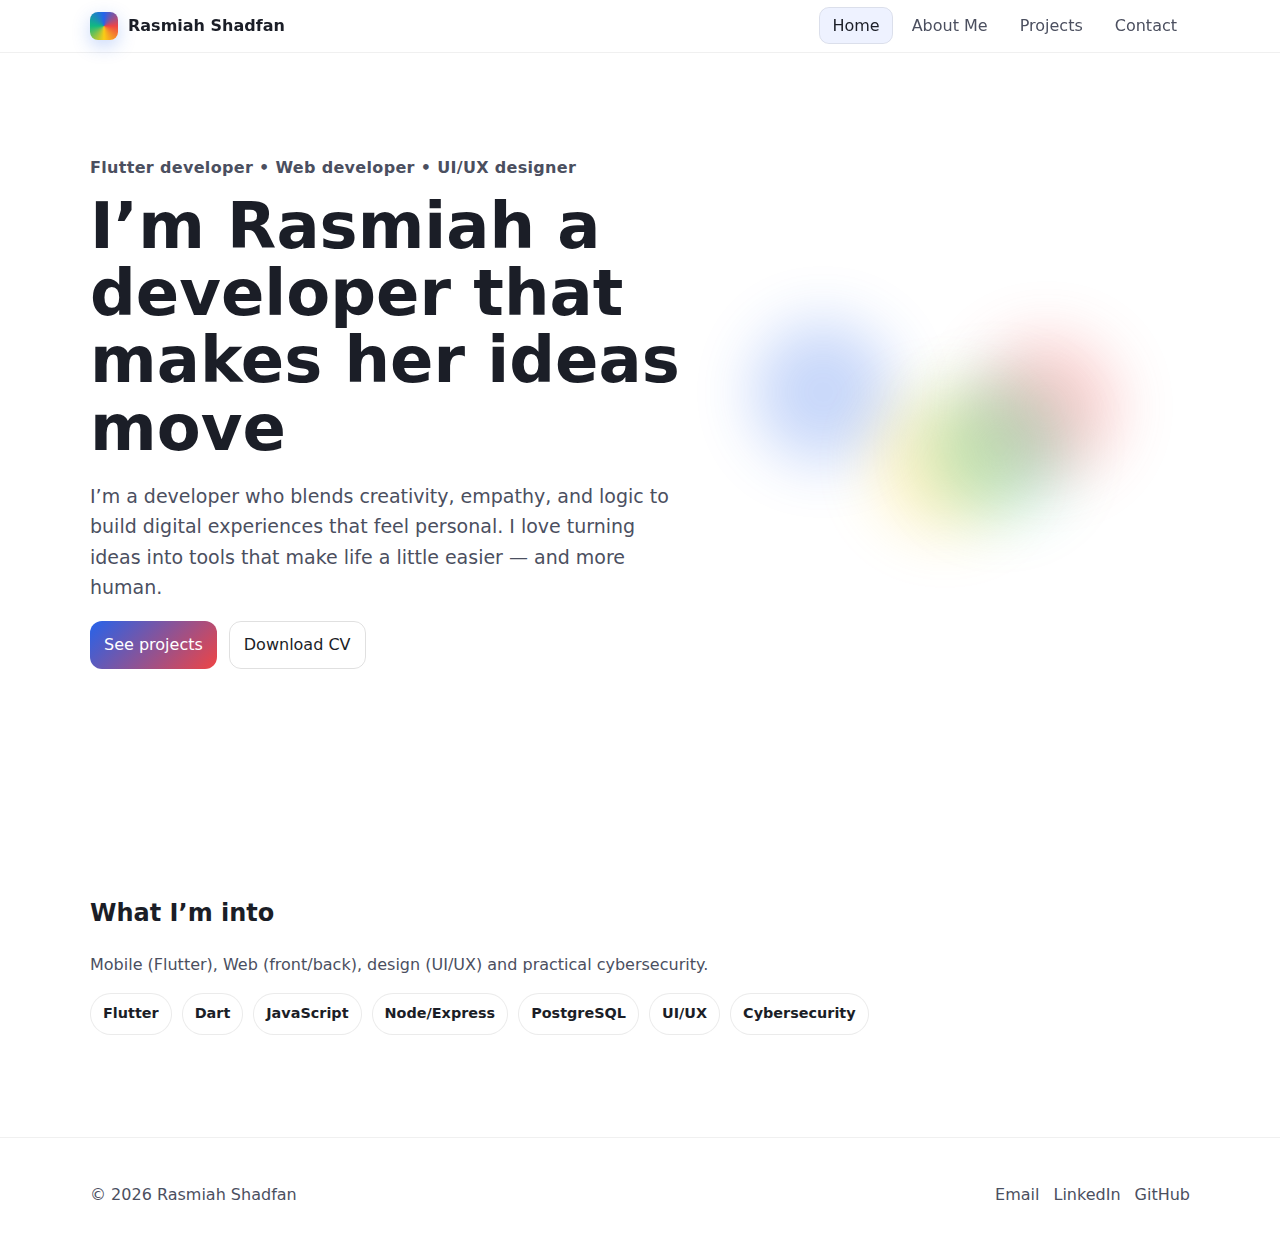
<file: index.html>
<!doctype html>
<html lang="en" data-page="home">
<head>
  <meta charset="utf-8" />
  <meta name="viewport" content="width=device-width, initial-scale=1" />
  <title>Rasmiah Shadfan — Home</title>
  <meta name="description" content="Flutter-first developer • Creative technologist • Cybersecurity enthusiast" />
  <link rel="icon" href="assets/icons/favicon.svg">
  <link rel="stylesheet" href="css/variables.css">
  <link rel="stylesheet" href="css/base.css">
  <link rel="stylesheet" href="css/layout.css">
  <link rel="stylesheet" href="css/components.css">
</head>
<body>
  <!-- Header -->
  <header class="site-header">
    <div class="container nav">
      <a class="brand" href="index.html" aria-label="Home">
        <span class="brand__logo" aria-hidden="true"></span>
        <span class="brand__name">Rasmiah Shadfan</span>
      </a>
      <nav class="site-nav" aria-label="Primary Navigation">
        <button class="nav__toggle" aria-expanded="false" aria-controls="navLinks" aria-label="Toggle navigation">☰</button>
        <ul id="navLinks" class="nav__links">
          <li><a class="nav__link active" href="index.html">Home</a></li>
          <li><a class="nav__link" href="about.html">About Me</a></li>
          <li><a class="nav__link" href="projects.html">Projects</a></li>
          <li><a class="nav__link" href="contact.html">Contact</a></li>
        </ul>
      </nav>
    </div>
  </header>

  <!-- Hero -->
  <main id="home">
    <section class="section hero">
      <div class="container hero__inner">
        <div class="hero__text">
          <p class="eyebrow"> Flutter developer • Web developer • UI/UX designer </p>
          <h1 class="display">I’m Rasmiah a developer that makes her ideas move</h1>
          <p class="lead">
            I’m a developer who blends creativity, empathy, and logic to build digital experiences that feel personal.
             I love turning ideas into tools that make life a little easier — and more human.
          </p>
          <div class="cta">
            <a class="btn btn--primary" href="projects.html">See projects</a>
            <a class="btn btn--ghost btn--crea" href="assets/rasmiah shadfan cv.pdf" download>Download CV</a>
          </div>
        </div>
        <div class="hero__art" aria-hidden="true">
          <div class="blob blob--blue"></div>
          <div class="blob blob--red"></div>
          <div class="blob blob--yellow"></div>
          <div class="blob blob--green"></div>
        </div>
      </div>
    </section>

    <section class="section">
      <div class="container">
        <h2 class="section__title">What I’m into</h2>
        <p class="muted">Mobile (Flutter), Web (front/back), design (UI/UX) and practical cybersecurity.</p>
        <div class="pillset">
          <span class="pill">Flutter</span>
          <span class="pill">Dart</span>
          <span class="pill">JavaScript</span>
          <span class="pill">Node/Express</span>
          <span class="pill">PostgreSQL</span>
          <span class="pill">UI/UX</span>
          <span class="pill">Cybersecurity</span>
        </div>
      </div>
    </section>
  </main>

  <!-- Footer -->
  <footer class="site-footer">
    <div class="container footer__inner">
      <p>© <span id="year"></span> Rasmiah Shadfan</p>
      <ul class="social">
        <li><a href="mailto:rasmiashadfan@gmail.com">Email</a></li>
        <li><a href="https://www.linkedin.com/in/rasmiah-shadfan-156990329/" target="_blank" rel="noopener">LinkedIn</a></li>
        <li><a href="https://github.com/rasmiah" target="_blank" rel="noopener">GitHub</a></li>

      </ul>
    </div>
  </footer>

  <script src="js/main.js" type="module"></script>
</body>
</html>
</file>
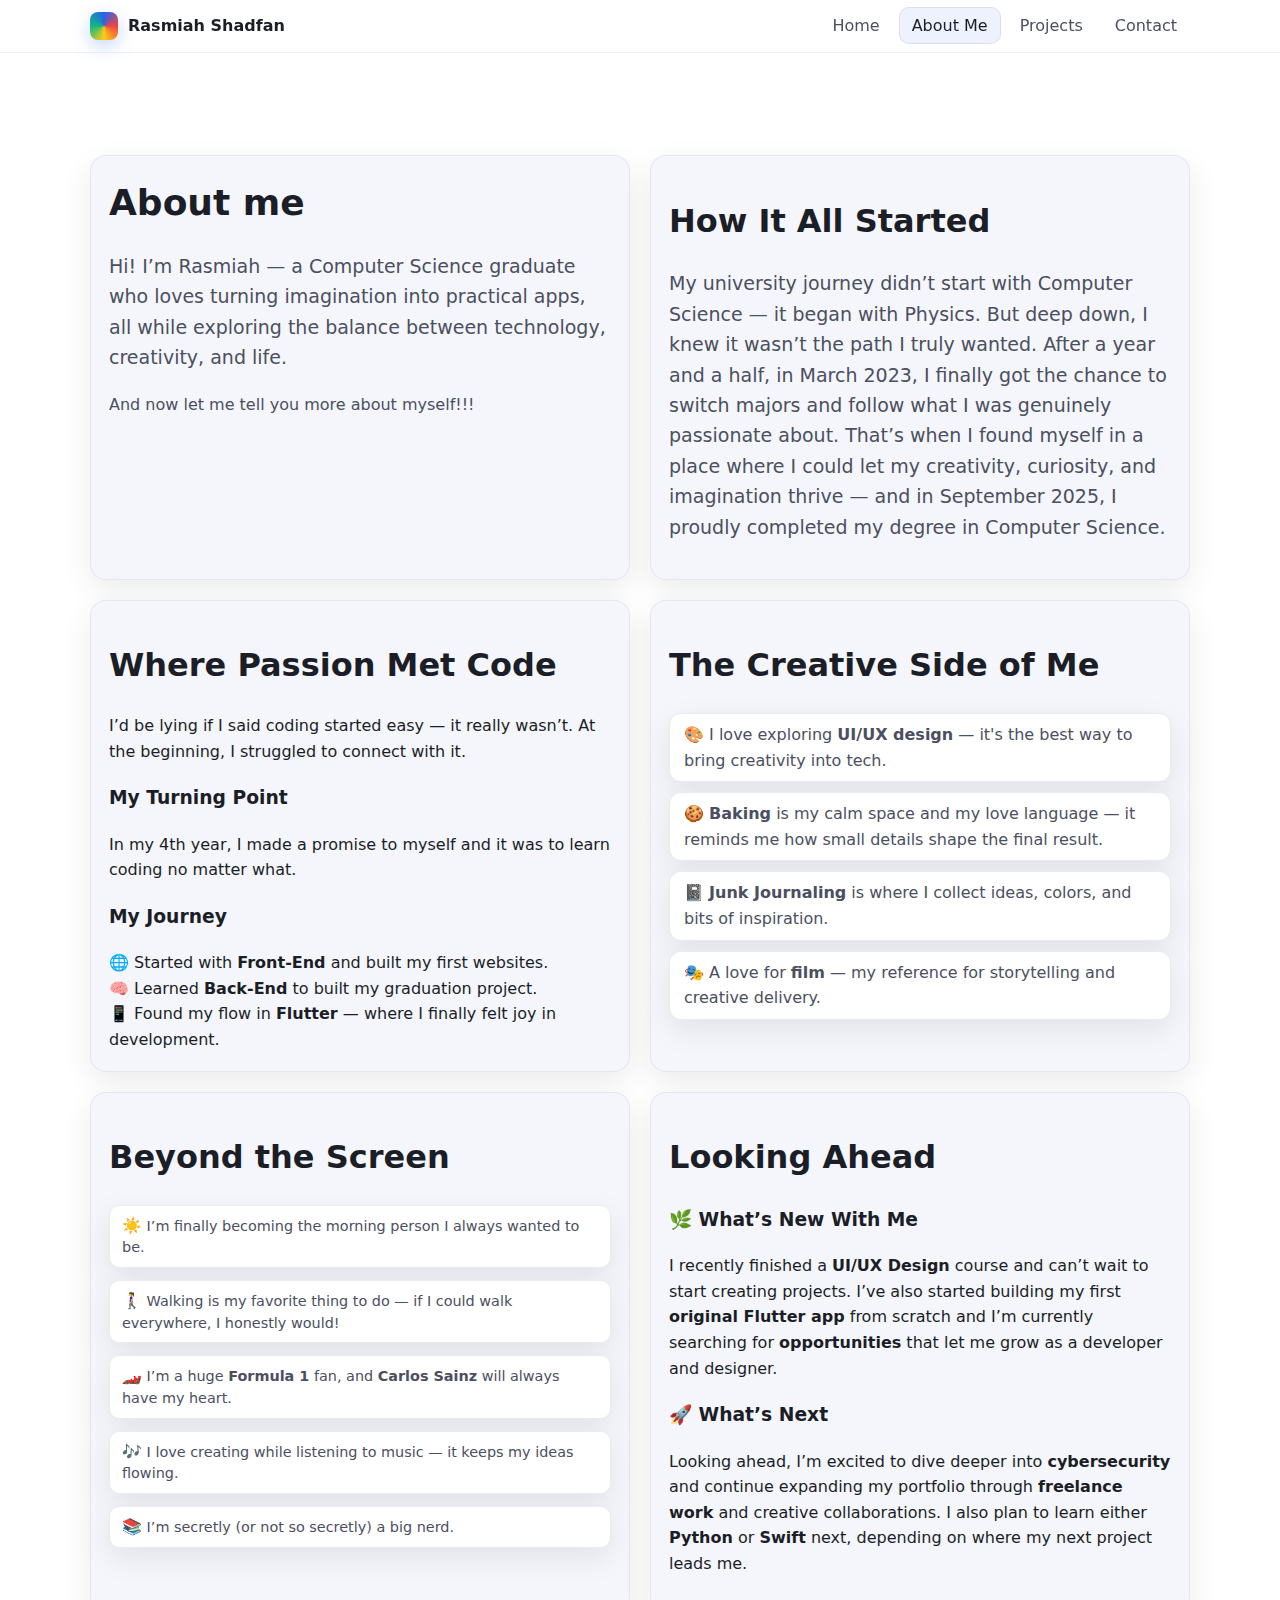
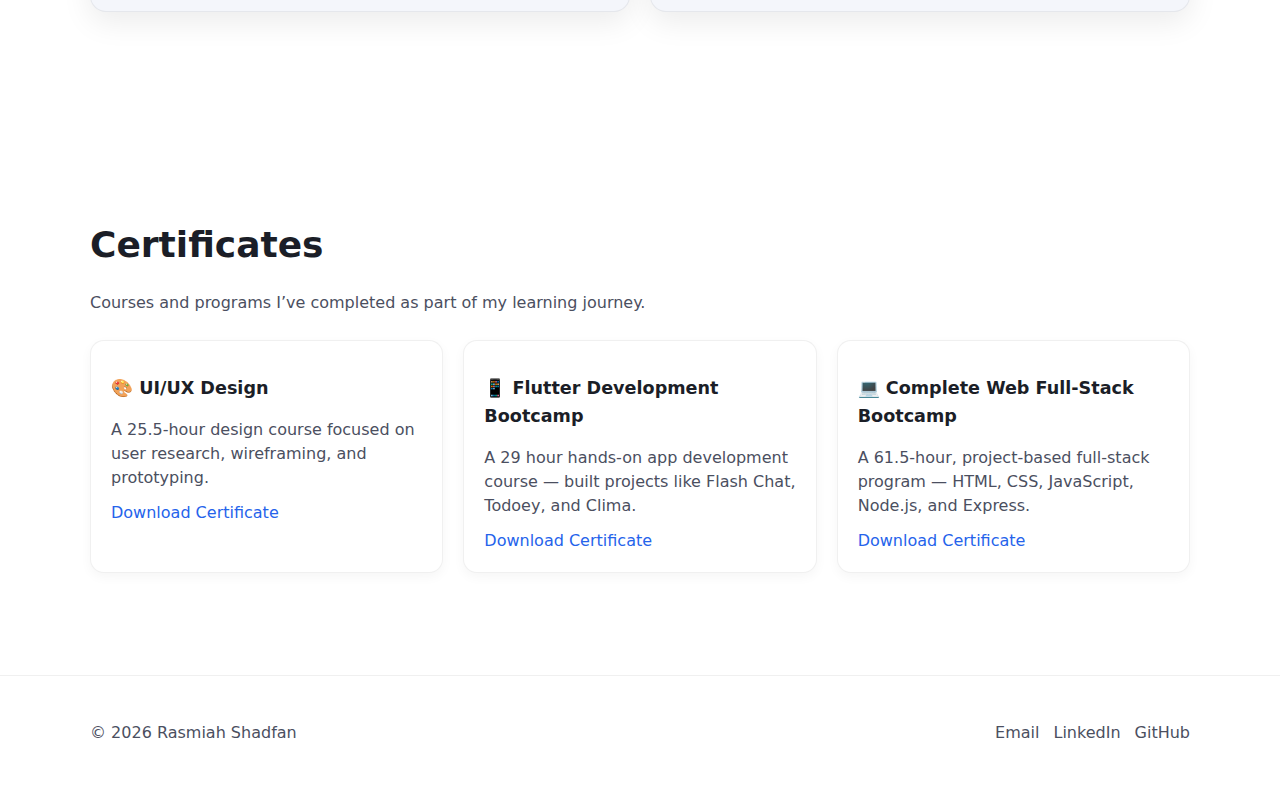
<file: about.html>
<!doctype html>
<html lang="en" data-page="about">
<head>
  <meta charset="utf-8" />
  <meta name="viewport" content="width=device-width, initial-scale=1" />
  <title>About — Rasmiah Shadfan</title>
  <meta name="description" content="About Rasmiah Shadfan — developer, designer, and cybersecurity enthusiast." />
  <link rel="icon" href="assets/icons/favicon.svg">
  <link rel="stylesheet" href="css/variables.css">
  <link rel="stylesheet" href="css/base.css">
  <link rel="stylesheet" href="css/layout.css">
  <link rel="stylesheet" href="css/components.css">
</head>
<body>
  <header class="site-header">
    <div class="container nav">
      <a class="brand" href="index.html">
        <span class="brand__logo"></span>
        <span class="brand__name">Rasmiah Shadfan</span>
      </a>
      <nav class="site-nav" aria-label="Primary Navigation">
        <button class="nav__toggle" aria-expanded="false" aria-controls="navLinks" aria-label="Toggle navigation">☰</button>
        <ul id="navLinks" class="nav__links">
          <li><a class="nav__link" href="index.html">Home</a></li>
          <li><a class="nav__link active" href="about.html">About Me</a></li>
          <li><a class="nav__link" href="projects.html">Projects</a></li>
          <li><a class="nav__link" href="contact.html">Contact</a></li>
        </ul>
      </nav>
    </div>
  </header>

  <main id="about">
    <!-- FIRST SECTION: all the story cards in a 2-column grid -->
    <section class="section">
      <div class="container grid-2">
        <div class="card">
          <h1 class="title">About me</h1>
          <p class="lead">
            Hi! I’m Rasmiah — a Computer Science graduate who loves turning imagination into practical apps,
            all while exploring the balance between technology, creativity, and life.
          </p>
          <p class="muted">And now let me tell you more about myself!!!</p>
        </div>

        <div class="card intro-card">
          <h1>How It All Started</h1>
          <p class="lead">
            My university journey didn’t start with Computer Science — it began with Physics. But deep down, I knew it wasn’t the path I truly wanted. After a year and a half, in March 2023, I finally got the chance to switch majors and follow what I was genuinely passionate about. That’s when I found myself in a place where I could let my creativity, curiosity, and imagination thrive — and in September 2025, I proudly completed my degree in Computer Science.
          </p>
        </div>

        <div class="card">
          <h1>Where Passion Met Code</h1>
          <p>I’d be lying if I said coding started easy — it really wasn’t. At the beginning, I struggled to connect with it.</p>

          <div class="divider"></div>

          <h3>My Turning Point</h3>
          <p>In my 4th year, I made a promise to myself and it was to learn coding no matter what.</p>

          <h3>My Journey</h3>
          <ul>
            <li>🌐 Started with <strong>Front-End</strong> and built my first websites.</li>
            <li>🧠 Learned <strong>Back-End</strong> to built my graduation project.</li>
            <li>📱 Found my flow in <strong>Flutter</strong> — where I finally felt joy in development.</li>
          </ul>
        </div>

        <div class="card creative-card">
          <h1>The Creative Side of Me</h1>
          <ul class="creative-habits">
            <li>🎨 I love exploring <strong>UI/UX design</strong> — it's the best way to bring creativity into tech.</li>
            <li>🍪 <strong>Baking</strong> is my calm space and my love language — it reminds me how small details shape the final result.</li>
            <li>📓 <strong>Junk Journaling</strong> is where I collect ideas, colors, and bits of inspiration.</li>
            <li>🎭 A love for <strong>film</strong> — my reference for storytelling and creative delivery.</li>
          </ul>
        </div>

        <div class="card">
          <h1>Beyond the Screen</h1>
          <ul class="personal-points">
            <li>☀️ I’m finally becoming the morning person I always wanted to be.</li>
            <li>🚶‍♀️ Walking is my favorite thing to do — if I could walk everywhere, I honestly would!</li>
            <li>🏎️ I’m a huge <strong>Formula 1</strong> fan, and <strong>Carlos Sainz</strong> will always have my heart.</li>
            <li>🎶 I love creating while listening to music — it keeps my ideas flowing.</li>
            <li>📚 I’m secretly (or not so secretly) a big nerd.</li>
          </ul>
        </div>

        <div class="card">
          <h1>Looking Ahead</h1>

          <h3>🌿 What’s New With Me</h3>
          <p>
            I recently finished a <strong>UI/UX Design</strong> course and can’t wait to start creating projects.
            I’ve also started building my first <strong>original Flutter app</strong> from scratch and I’m currently searching
            for <strong>opportunities</strong> that let me grow as a developer and designer.
          </p>

          <h3>🚀 What’s Next</h3>
          <p>
            Looking ahead, I’m excited to dive deeper into <strong>cybersecurity</strong> and continue expanding my portfolio through
            <strong>freelance work</strong> and creative collaborations.
            I also plan to learn either <strong>Python</strong> or <strong>Swift</strong> next, depending on where my next project leads me.
          </p>
        </div>
      </div> <!-- ✅ CLOSES .container.grid-2 -->
    </section> <!-- ✅ CLOSES the first .section -->

    <!-- SECOND SECTION: Certificates (separate, full-width, not inside grid) -->
    <section class="section certificates">
      <div class="container">
        <h2 class="title">Certificates</h2>
        <p class="muted">Courses and programs I’ve completed as part of my learning journey.</p>

        <div class="grid-2 cert-grid">
          <article class="card cert-card">
            <h3>🎨 UI/UX Design</h3>
            <p class="muted">A 25.5-hour design course focused on user research, wireframing, and prototyping.</p>
            <a class="cert-link" href="assets/design.pdf" download>Download Certificate</a>
          </article>

          <article class="card cert-card">
            <h3>📱 Flutter Development Bootcamp</h3>
            <p class="muted">A 29 hour hands-on app development course — built projects like Flash Chat, Todoey, and Clima.</p>
            <a class="cert-link" href="assets/flutter.pdf" download>Download Certificate</a>
          </article>

          <article class="card cert-card">
            <h3>💻 Complete Web Full-Stack Bootcamp</h3>
            <p class="muted">
              A 61.5-hour, project-based full-stack program — HTML, CSS, JavaScript, Node.js, and Express.
            </p>
            <a class="cert-link" href="assets/web.pdf" download>Download Certificate</a>
          </article>
        </div>
      </div>
    </section>
  </main>

  <footer class="site-footer">
    <div class="container footer__inner">
      <p>© <span id="year"></span> Rasmiah Shadfan</p>
      <ul class="social">
        <li><a href="mailto:rasmiah@example.com">Email</a></li>
        <li><a href="#" target="_blank" rel="noopener">LinkedIn</a></li>
        <li><a href="#" target="_blank" rel="noopener">GitHub</a></li>
      </ul>
    </div>
  </footer>

  <script src="js/main.js" type="module"></script>
</body>
</html>
</file>
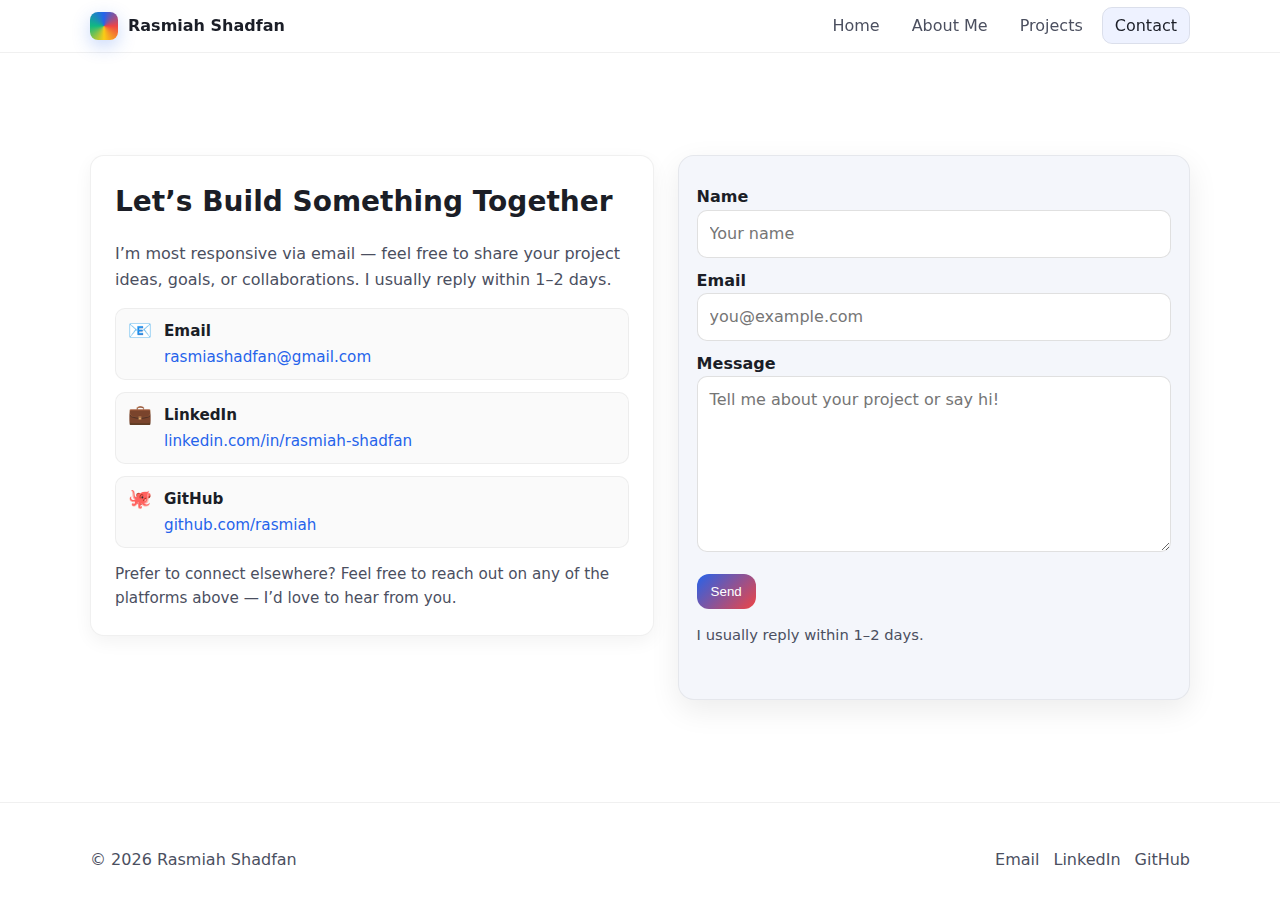
<file: contact.html>
<!doctype html>
<html lang="en" data-page="contact">
<head>
  <meta charset="utf-8" />
  <meta name="viewport" content="width=device-width, initial-scale=1" />
  <title>Contact — Rasmiah Shadfan</title>
  <meta name="description" content="Contact Rasmiah Shadfan for collaboration or opportunities." />
  <link rel="icon" href="assets/icons/favicon.svg">
  <link rel="stylesheet" href="css/variables.css">
  <link rel="stylesheet" href="css/base.css">
  <link rel="stylesheet" href="css/layout.css">
  <link rel="stylesheet" href="css/components.css">
</head>
<body>
  <header class="site-header">
    <div class="container nav">
      <a class="brand" href="index.html"><span class="brand__logo"></span><span class="brand__name">Rasmiah Shadfan</span></a>
      <nav class="site-nav" aria-label="Primary Navigation">
        <button class="nav__toggle" aria-expanded="false" aria-controls="navLinks" aria-label="Toggle navigation">☰</button>
        <ul id="navLinks" class="nav__links">
          <li><a class="nav__link" href="index.html">Home</a></li>
          <li><a class="nav__link" href="about.html">About Me</a></li>
          <li><a class="nav__link" href="projects.html">Projects</a></li>
          <li><a class="nav__link active" href="contact.html">Contact</a></li>
        </ul>
      </nav>
    </div>
  </header>

<main id="contact">
  <section class="section contact">
    <div class="container contact-grid">
      <!-- Left column: intro + quick contacts -->
      <div class="card contact-info">
  <h1 class="title">Let’s Build Something Together</h1>
  <p class="muted">
    I’m most responsive via email — feel free to share your project ideas, goals, or collaborations.
    I usually reply within 1–2 days.
  </p>

  <ul class="contact-details">
    <li>
      <span class="cd-emoji">📧</span>
      <div>
        <div class="cd-label">Email</div>
        <a href="mailto:rasmiashadfan@gmail.com">rasmiashadfan@gmail.com</a>
      </div>
    </li>

    <li>
      <span class="cd-emoji">💼</span>
      <div>
        <div class="cd-label">LinkedIn</div>
        <a href="https://www.linkedin.com/in/rasmiah-shadfan-156990329/"
           target="_blank" rel="noopener noreferrer">
          linkedin.com/in/rasmiah-shadfan
        </a>
      </div>
    </li>

    <li>
      <span class="cd-emoji">🐙</span>
      <div>
        <div class="cd-label">GitHub</div>
        <a href="https://github.com/rasmiah"
           target="_blank" rel="noopener noreferrer">
          github.com/rasmiah
        </a>
      </div>
    </li>
  </ul>

  <div class="contact-hint">
    Prefer to connect elsewhere? Feel free to reach out on any of the platforms above — I’d love to hear from you.
  </div>
</div>


      <!-- Right column: refined form -->
      <div class="card contact-form-card">
      <form id="contactForm"
      class="contact-form"
      action="https://formspree.io/f/xrbyaypr"
      method="POST"
      novalidate>

  <!-- Anti-spam honeypot -->
  <input type="text" name="_gotcha" tabindex="-1" autocomplete="off"
         style="position:absolute;left:-9999px;height:0;width:0;opacity:0">

  <label for="name">Name</label>
  <input id="name" name="name" type="text" placeholder="Your name" required maxlength="80" autocomplete="name">

  <label for="email">Email</label>
  <input id="email" name="email" type="email" placeholder="you@example.com" required autocomplete="email" inputmode="email">

  <label for="message">Message</label>
  <textarea id="message" name="message" rows="6"
            placeholder="Tell me about your project or say hi!"
            required minlength="10" maxlength="2000"></textarea>

  <button class="btn btn--primary" type="submit" id="submitBtn">Send</button>
  <p class="note" id="formNote">I usually reply within 1–2 days.</p>
  <div id="formStatus" class="form-status" aria-live="polite"></div>
</form>



      </div>
    </div>
  </section>
</main>


  <footer class="site-footer">
    <div class="container footer__inner">
      <p>© <span id="year"></span> Rasmiah Shadfan</p>
      <ul class="social">
        <li><a href="mailto:rasmiah@example.com">Email</a></li>
        <li><a href="#" target="_blank" rel="noopener">LinkedIn</a></li>
        <li><a href="#" target="_blank" rel="noopener">GitHub</a></li>
      </ul>
    </div>
  </footer>

  <script src="js/main.js" type="module"></script>
</body>
</html>
</file>
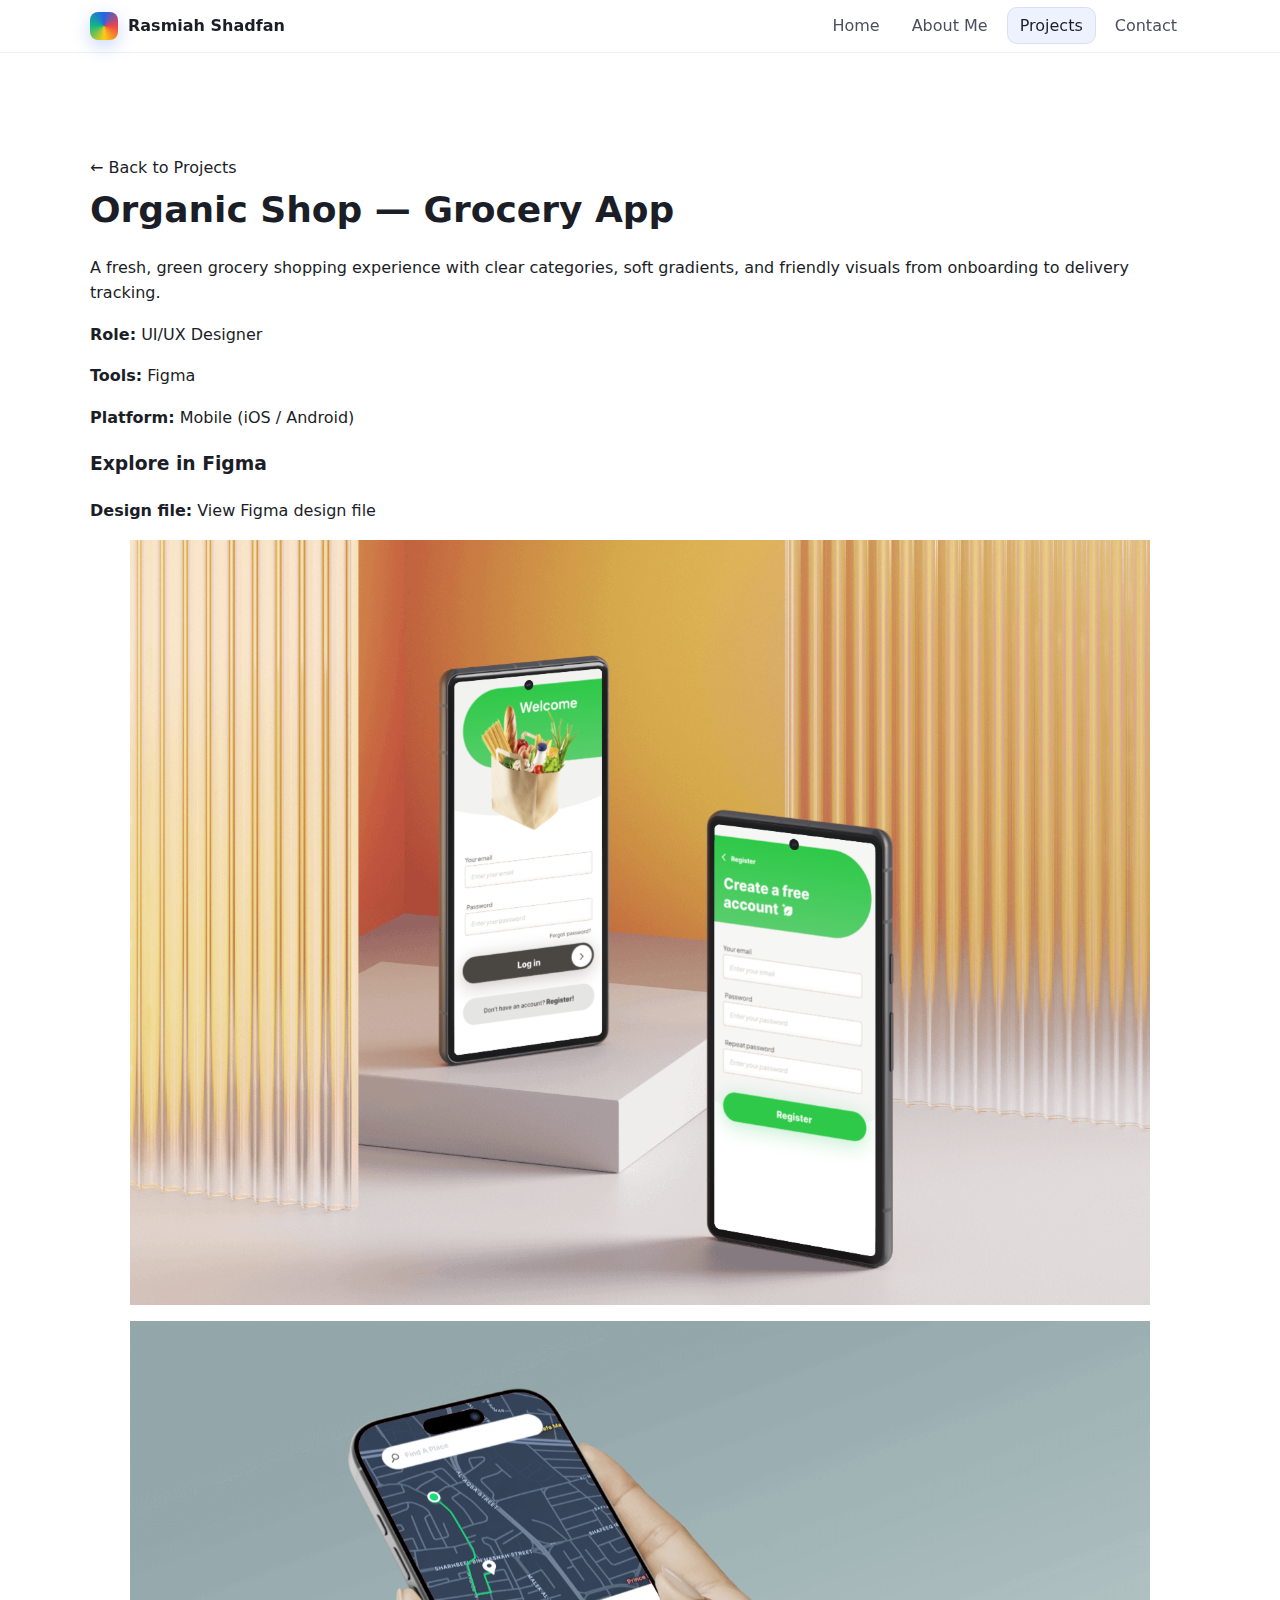
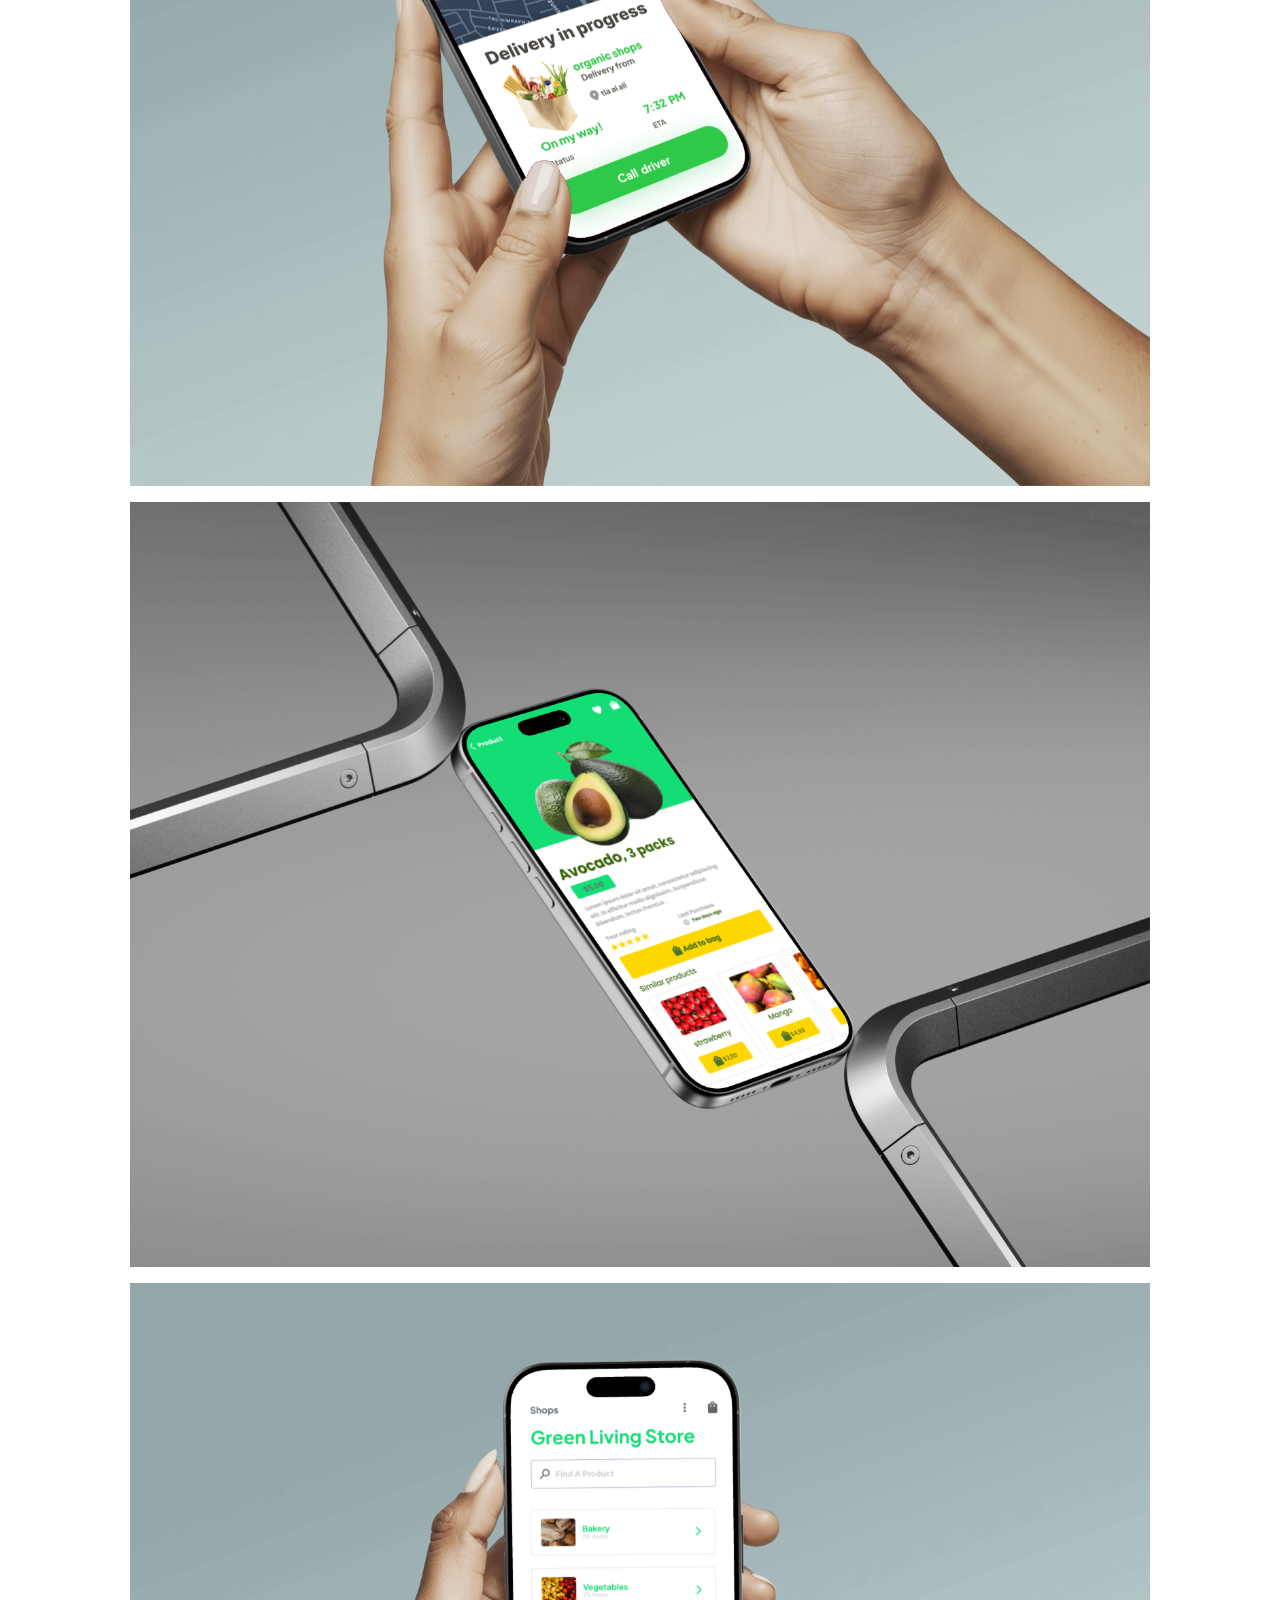
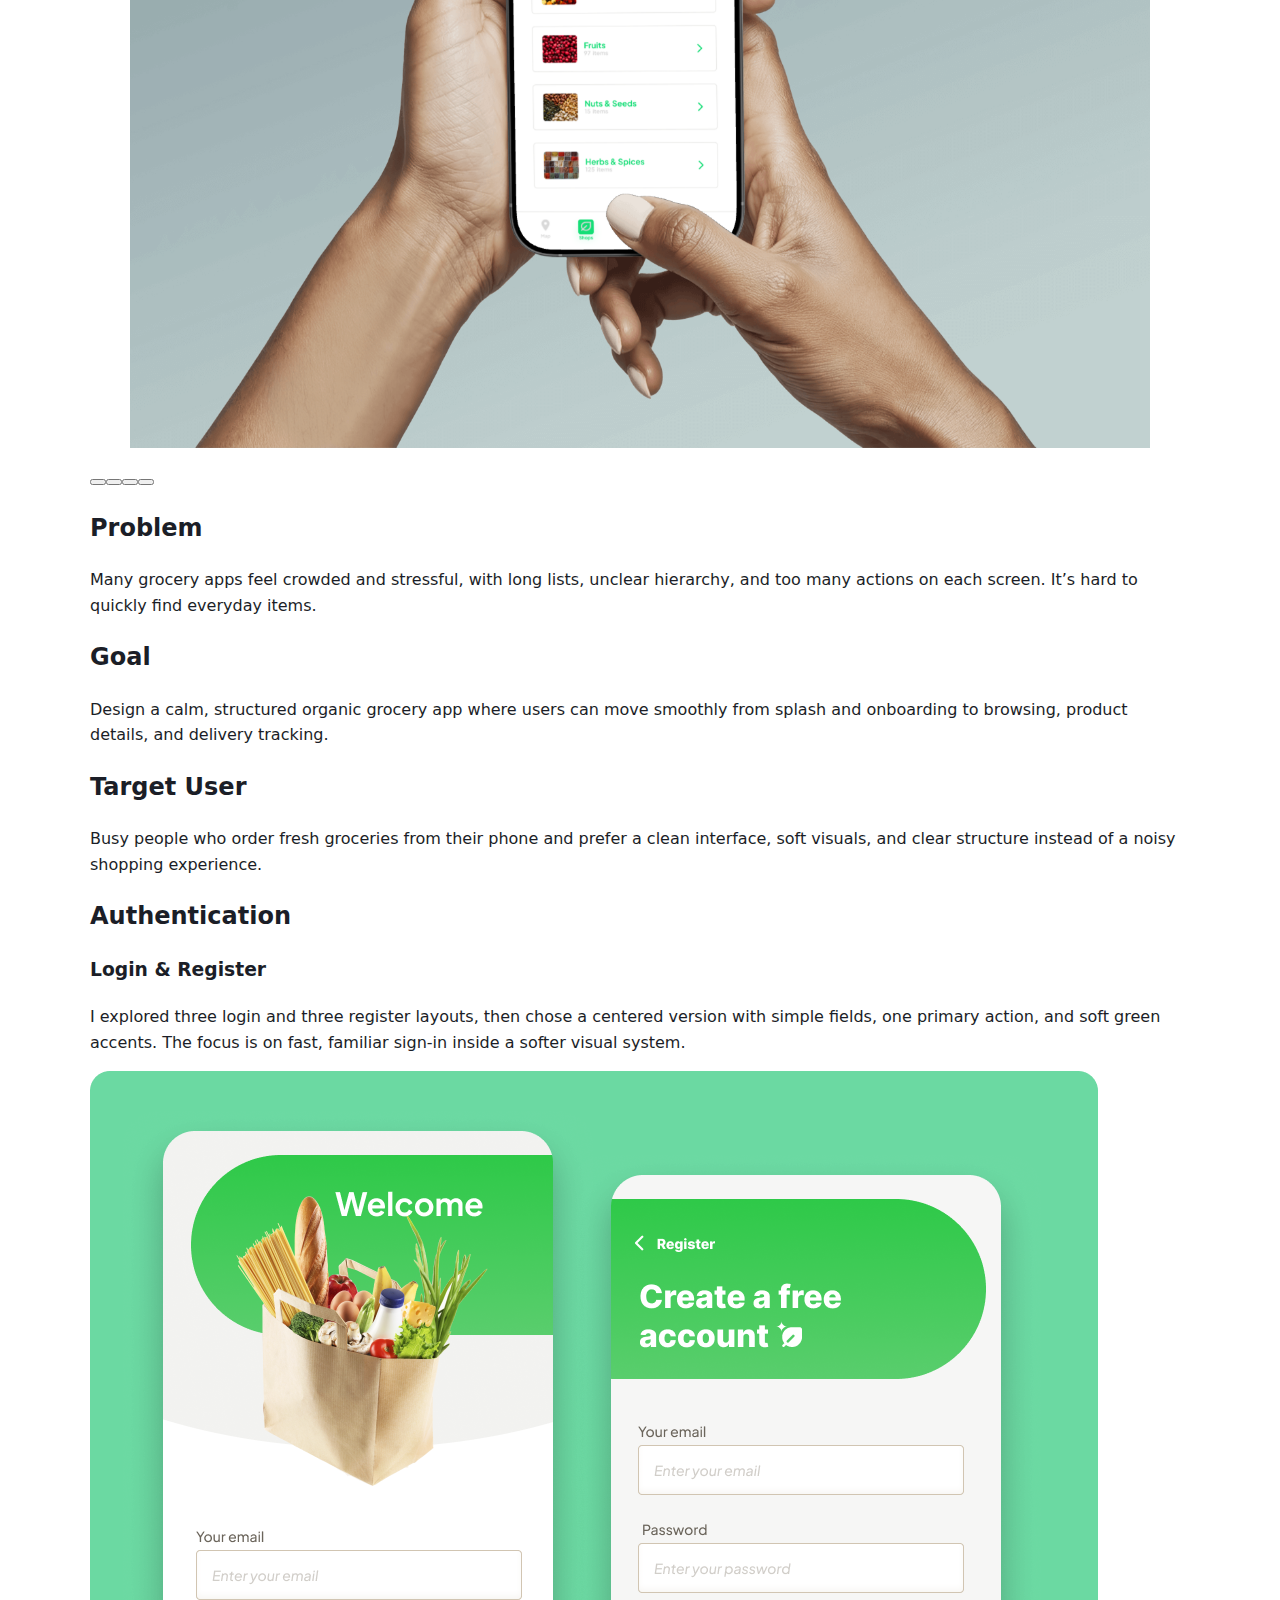
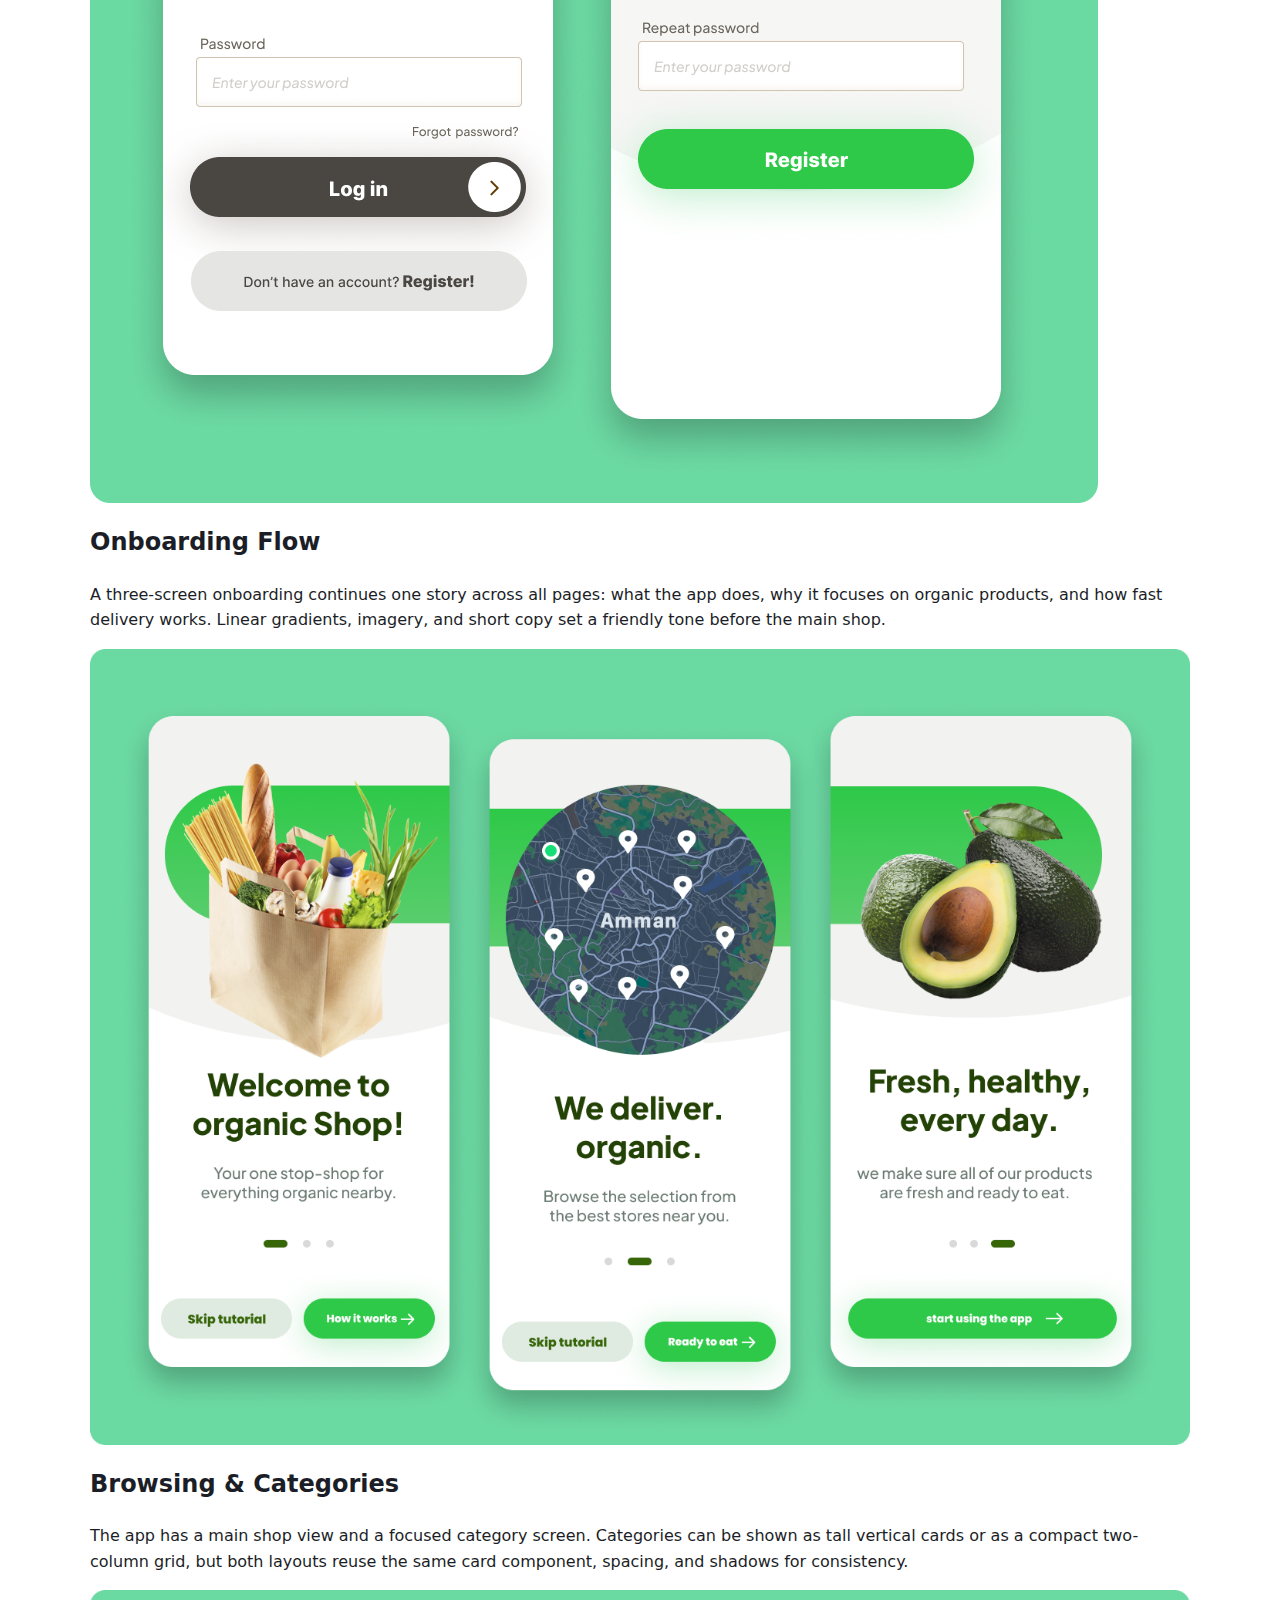
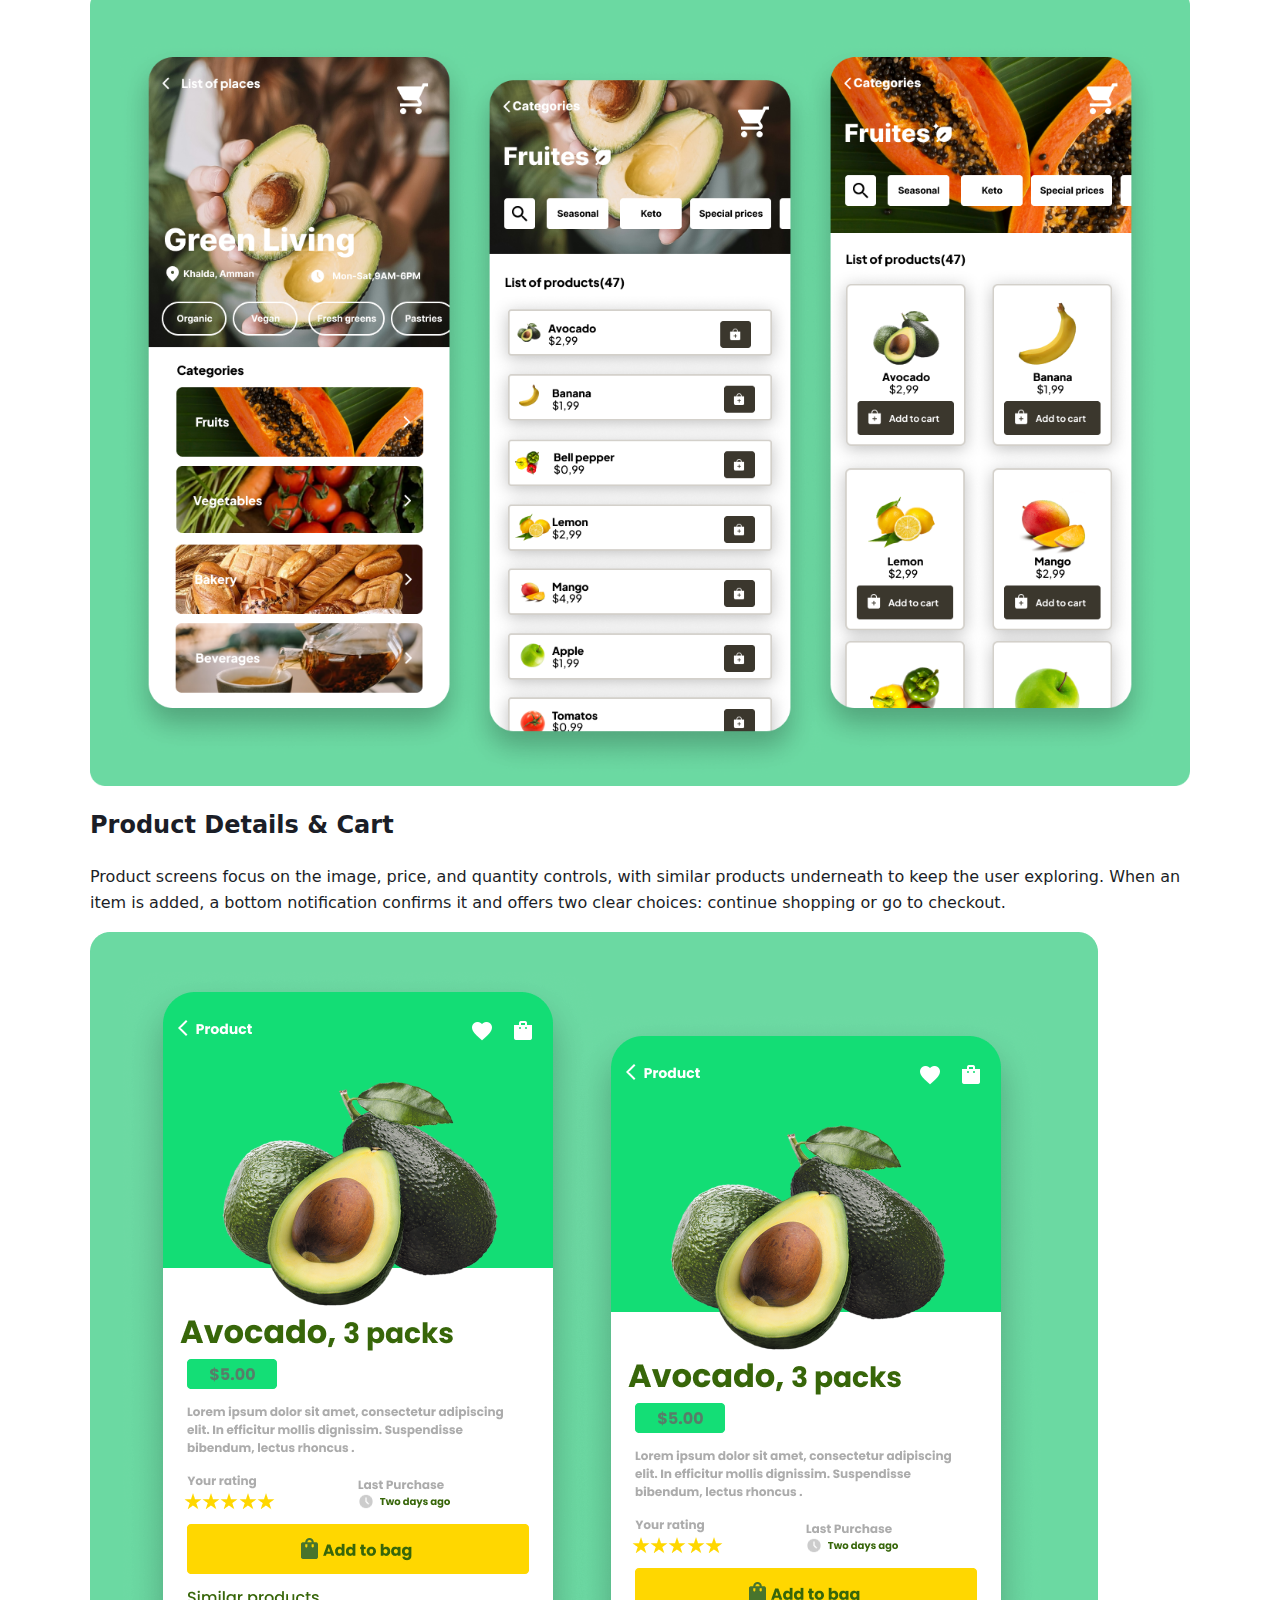
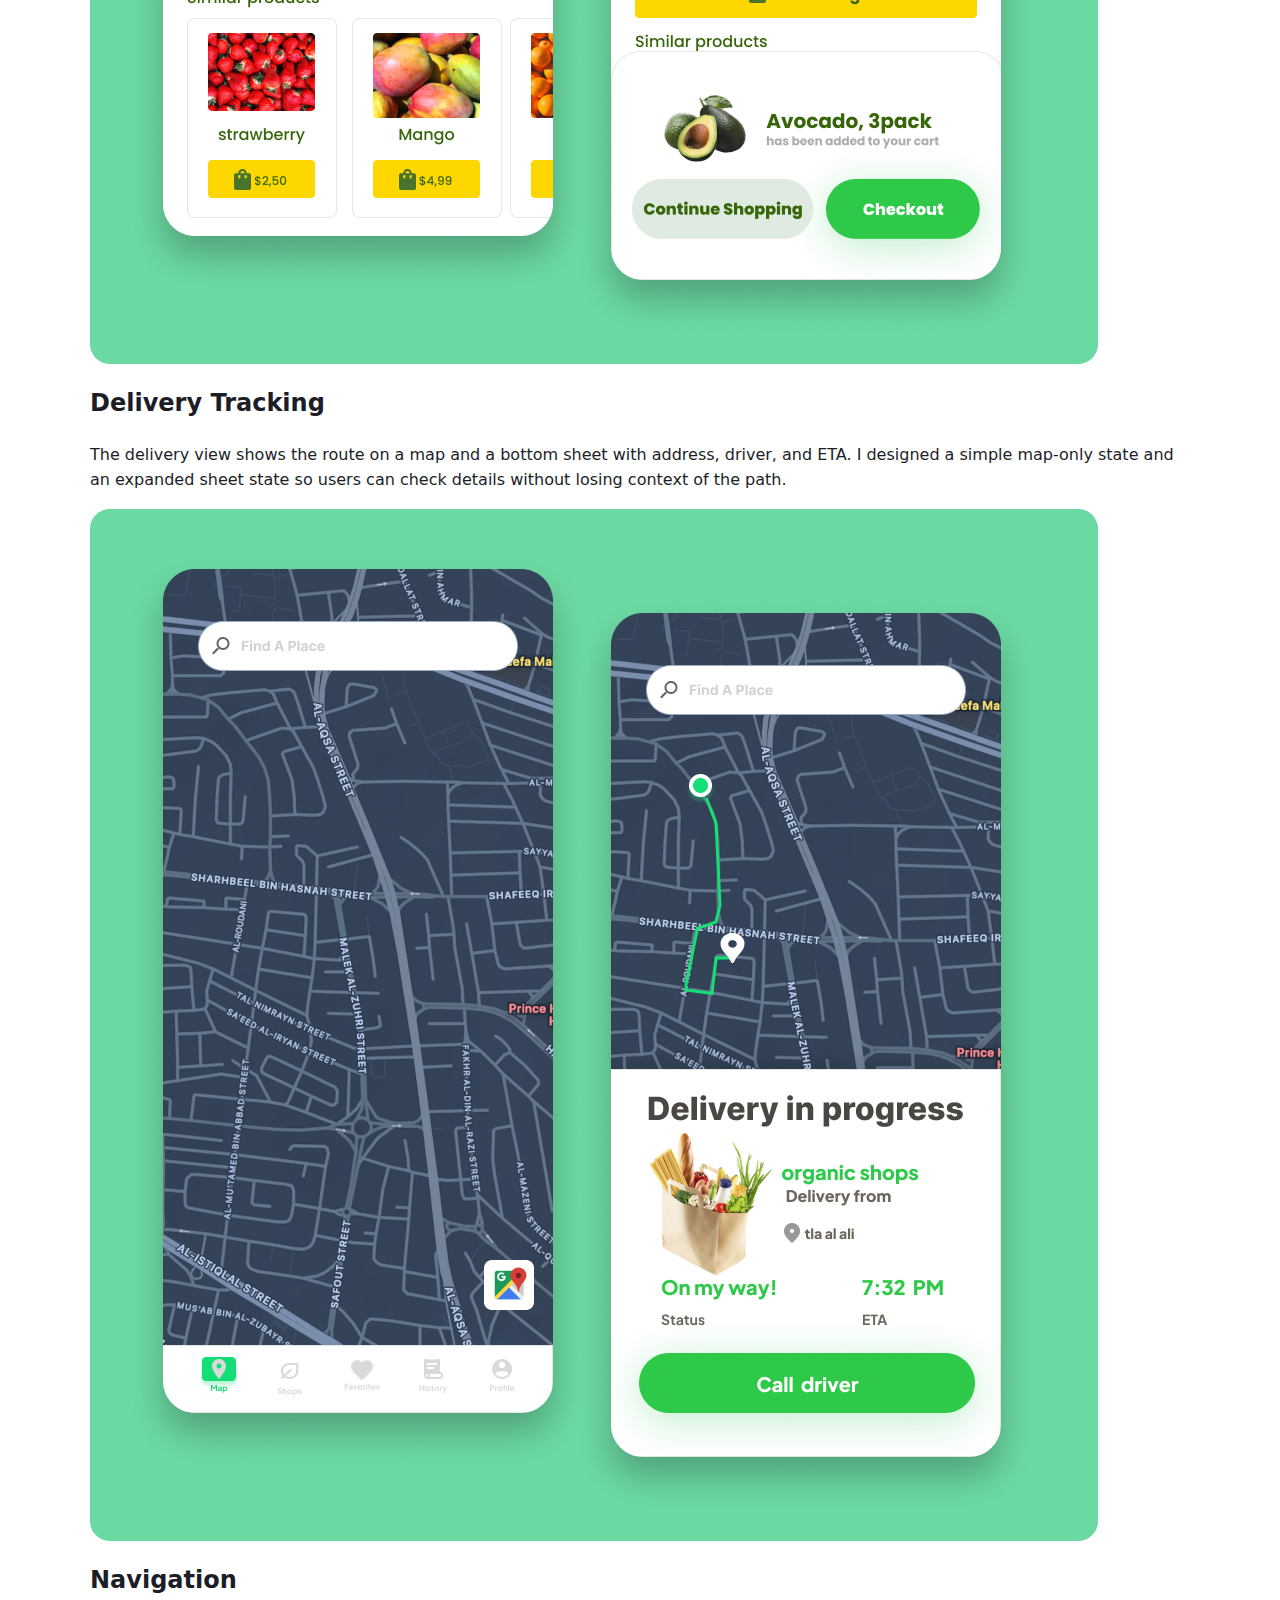
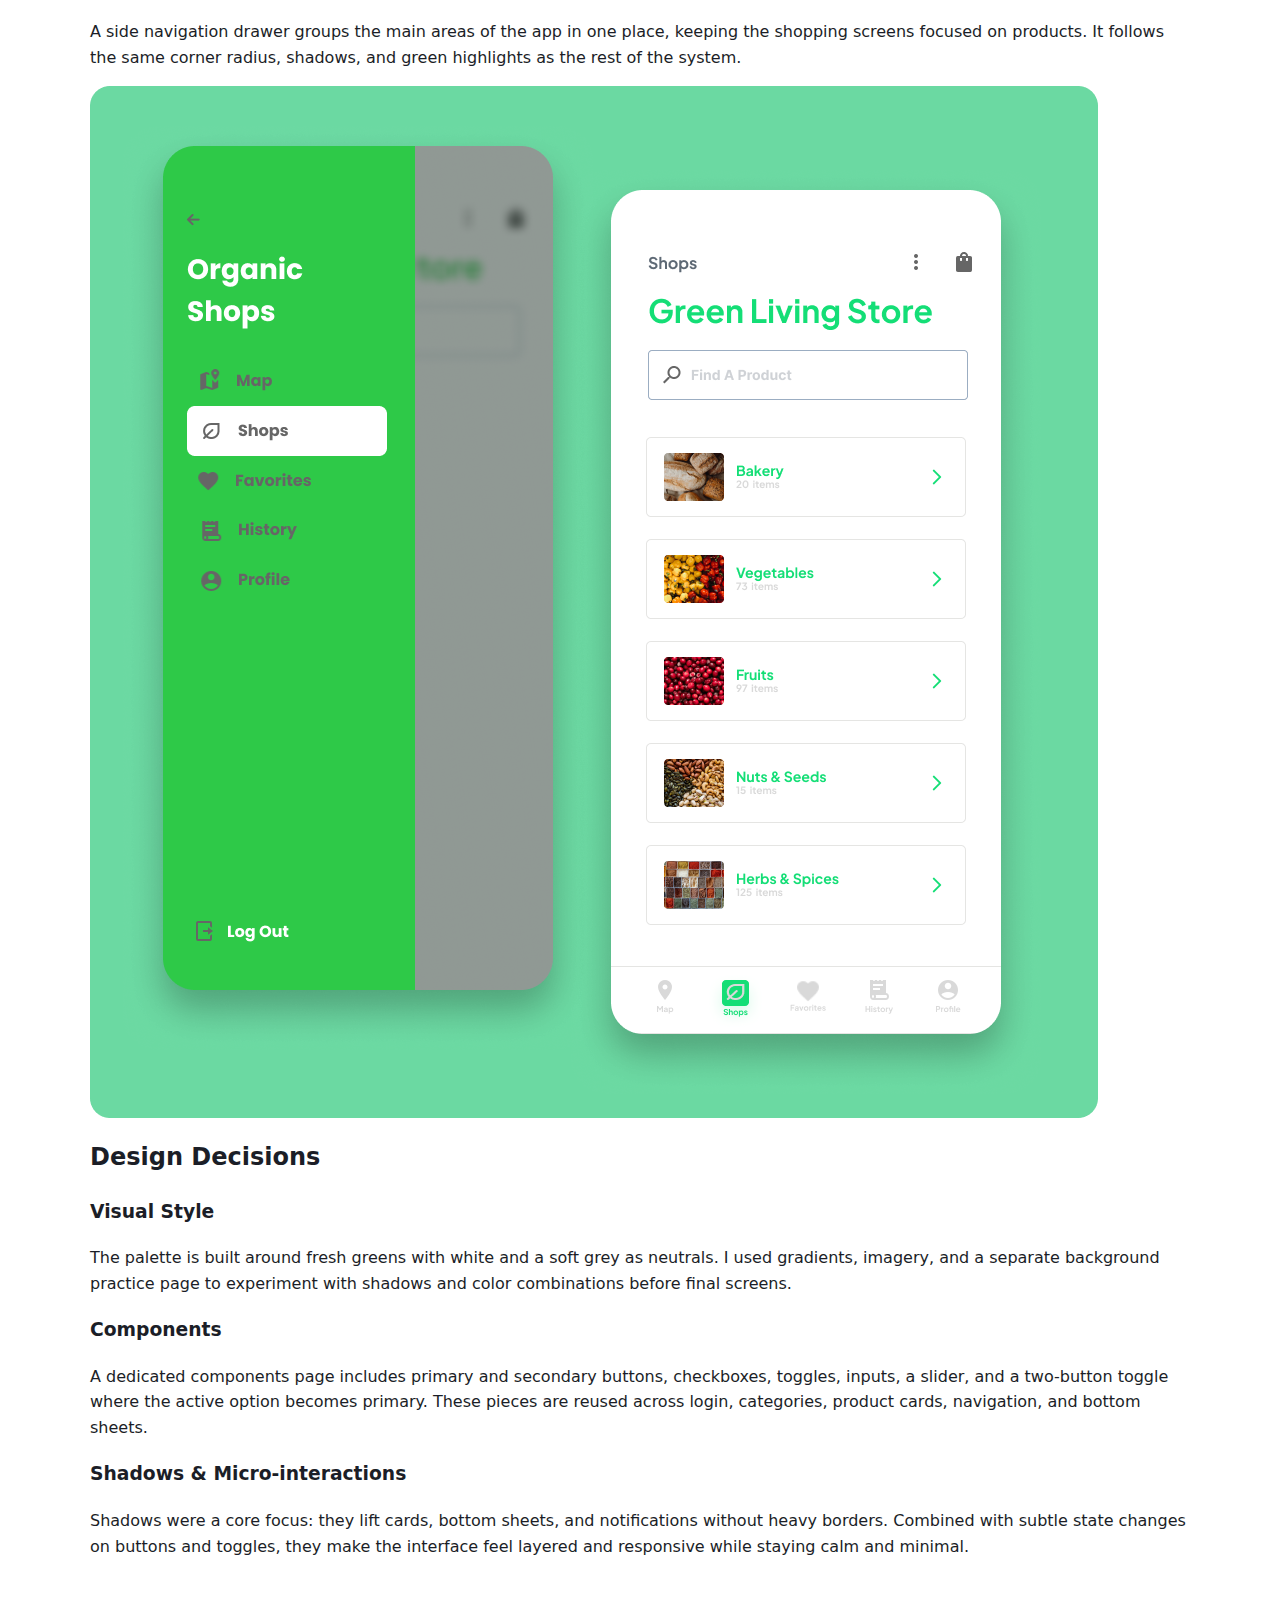
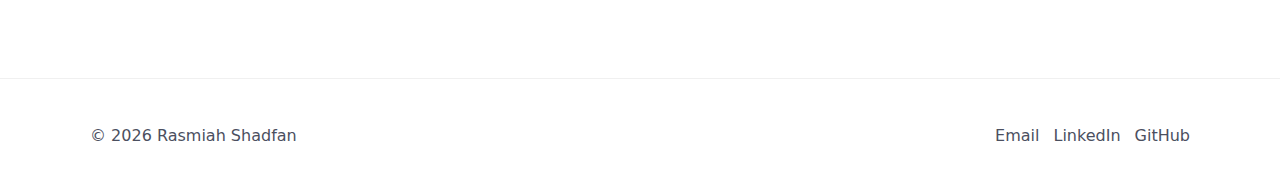
<file: organic-shop-case-study.html>
<!doctype html>
<html lang="en" data-page="case-study">
<head>
  <meta charset="utf-8" />
  <meta name="viewport" content="width=device-width, initial-scale=1" />
  <title>Organic Shop App — Case Study | Rasmiah Shadfan</title>
  <meta name="description" content="UI/UX case study for Organic Shop, a fresh grocery shopping experience designed by Rasmiah Shadfan." />
  <link rel="icon" href="assets/icons/favicon.svg">
  <link rel="stylesheet" href="css/variables.css">
  <link rel="stylesheet" href="css/base.css">
  <link rel="stylesheet" href="css/layout.css">
  <link rel="stylesheet" href="css/components.css">
</head>
<body>
  <!-- Header (same as other pages) -->
  <header class="site-header">
    <div class="container nav">
      <a class="brand" href="index.html">
        <span class="brand__logo"></span>
        <span class="brand__name">Rasmiah Shadfan</span>
      </a>
      <nav class="site-nav" aria-label="Primary Navigation">
        <button class="nav__toggle" aria-expanded="false" aria-controls="navLinks" aria-label="Toggle navigation">☰</button>
        <ul id="navLinks" class="nav__links">
          <li><a class="nav__link" href="index.html">Home</a></li>
          <li><a class="nav__link" href="about.html">About Me</a></li>
          <li><a class="nav__link active" href="projects.html">Projects</a></li>
          <li><a class="nav__link" href="contact.html">Contact</a></li>
        </ul>
      </nav>
    </div>
  </header>

  <main id="case-study">
    <section class="section section--furni"><!-- reuse white bg + spacing -->
      <div class="container">

        <!-- Back link -->
        <a href="projects.html" class="back-link">← Back to Projects</a>

        <!-- HERO: Title + summary + meta + slider -->
        <header class="case-hero case-hero--organic">
          <div class="case-hero__text">
            <h1 class="title">Organic Shop — Grocery App</h1>
            <p class="case-tagline">
              A fresh, green grocery shopping experience with clear categories, soft gradients,
              and friendly visuals from onboarding to delivery tracking.
            </p>

            <div class="case-meta">
              <p><strong>Role:</strong> UI/UX Designer</p>
              <p><strong>Tools:</strong> Figma</p>
              <p><strong>Platform:</strong> Mobile (iOS / Android)</p>
            </div>

            <!-- Figma link under meta -->
            <div class="case-hero__figma">
              <h3 class="case-hero__figma-title">Explore in Figma</h3>
              <ul class="case-links case-links--hero">
                <li>
                  <strong>Design file:</strong>
                  <a href="https://www.figma.com/design/n469m8TtRu7qsxIpqfUYzi/Organic-shop?node-id=25-214&t=fnUuFeH8WEzUpaA0-1"
                    target="_blank" rel="noopener">
                    View Figma design file
                  </a>
                </li>
              </ul>
            </div>
          </div>

          <!-- HERO SLIDER with main mockups -->
          <div class="slider">
            <div class="slider-track">
              <figure class="slide">
                <img src="assets/images/LoginMain.png" alt="Organic Shop login and welcome screens">
              </figure>
              <figure class="slide">
                <img src="assets/images/MapMain.png" alt="Organic Shop map and delivery tracking screens">
              </figure>
              <figure class="slide">
                <img src="assets/images/ProductMain.png" alt="Organic Shop product details and similar items">
              </figure>
              <figure class="slide">
                <img src="assets/images/ShopMain.png" alt="Organic Shop shop and category overview">
              </figure>
            </div>
            <div class="slider-dots"></div>
          </div>
        </header>

        <!-- Overview: Problem / Goal / Target user -->
        <section class="case-section case-section--cards">
          <div class="case-card-block">
            <h2>Problem</h2>
            <p>
              Many grocery apps feel crowded and stressful, with long lists, unclear hierarchy,
              and too many actions on each screen. It’s hard to quickly find everyday items.
            </p>
          </div>

          <div class="case-card-block">
            <h2>Goal</h2>
            <p>
              Design a calm, structured organic grocery app where users can move smoothly from
              splash and onboarding to browsing, product details, and delivery tracking.
            </p>
          </div>

          <div class="case-card-block">
            <h2>Target User</h2>
            <p>
              Busy people who order fresh groceries from their phone and prefer a clean interface,
              soft visuals, and clear structure instead of a noisy shopping experience.
            </p>
          </div>
        </section>

        <!-- Authentication section -->
        <section class="case-section case-section--split">
          <div class="case-section__text">
            <h2>Authentication</h2>
            <h3>Login & Register</h3>
            <p>
              I explored three login and three register layouts, then chose a centered version
              with simple fields, one primary action, and soft green accents. The focus is on
              fast, familiar sign-in inside a softer visual system.
            </p>
          </div>
          <div class="case-section__media">
            <img src="assets/images/LoginFrame.png"
                 alt="Final login and register screens for Organic Shop"
                 class="case-image">
          </div>
        </section>

        <!-- Onboarding -->
        <section class="case-section case-section--split">
          <div class="case-section__text">
            <h2>Onboarding Flow</h2>
            <p>
              A three-screen onboarding continues one story across all pages: what the app does,
              why it focuses on organic products, and how fast delivery works. Linear gradients,
              imagery, and short copy set a friendly tone before the main shop.
            </p>
          </div>
          <div class="case-section__media">
            <img src="assets/images/OnboardingFrame.png"
                 alt="Onboarding screens for Organic Shop"
                 class="case-image">
          </div>
        </section>

        <!-- Browsing & Categories -->
        <section class="case-section case-section--split">
          <div class="case-section__text">
            <h2>Browsing & Categories</h2>
            <p>
              The app has a main shop view and a focused category screen. Categories can be shown
              as tall vertical cards or as a compact two-column grid, but both layouts reuse the
              same card component, spacing, and shadows for consistency.
            </p>
          </div>
          <div class="case-section__media">
            <img src="assets/images/CatatgoriesFrame.png"
                 alt="Organic Shop categories views in list and grid style"
                 class="case-image">
          </div>
        </section>

        <!-- Product & Cart -->
        <section class="case-section case-section--split">
          <div class="case-section__text">
            <h2>Product Details & Cart</h2>
            <p>
              Product screens focus on the image, price, and quantity controls, with similar
              products underneath to keep the user exploring. When an item is added, a bottom
              notification confirms it and offers two clear choices: continue shopping or go to
              checkout.
            </p>
          </div>
          <div class="case-section__media">
            <img src="assets/images/ProductFrame.png"
                 alt="Product details and add-to-cart feedback for Organic Shop"
                 class="case-image">
          </div>
        </section>

        <!-- Map & Delivery tracking -->
        <section class="case-section case-section--split">
          <div class="case-section__text">
            <h2>Delivery Tracking</h2>
            <p>
              The delivery view shows the route on a map and a bottom sheet with address, driver,
              and ETA. I designed a simple map-only state and an expanded sheet state so users
              can check details without losing context of the path.
            </p>
          </div>
          <div class="case-section__media">
            <img src="assets/images/MapFrame.png"
                 alt="Map and delivery tracking screens for Organic Shop"
                 class="case-image">
          </div>
        </section>

        <!-- Navigation -->
        <section class="case-section case-section--split">
          <div class="case-section__text">
            <h2>Navigation</h2>
            <p>
              A side navigation drawer groups the main areas of the app in one place, keeping the
              shopping screens focused on products. It follows the same corner radius, shadows,
              and green highlights as the rest of the system.
            </p>
          </div>
          <div class="case-section__media">
            <img src="assets/images/NavigationFrame.png"
                 alt="Navigation drawer for Organic Shop"
                 class="case-image">
          </div>
        </section>

        <!-- Design decisions -->
         <h2 class="case-section__title">Design Decisions</h2>

        <section class="case-section case-section--cards ">
          

          <div class="case-card-block">
            <h3>Visual Style</h3>
            <p>
              The palette is built around fresh greens
              <span class="color-pill" style="background:#2EC948;"></span>
              <span class="color-pill" style="background:#59CE6D;"></span>
              <span class="color-pill" style="background:#14DE76;"></span>
              with white
              <span class="color-pill" style="background:#FFFFFF;"></span>
              and a soft grey
              <span class="color-pill" style="background:#D9D9D9;"></span>
              as neutrals. I used gradients, imagery, and a separate background practice page to
              experiment with shadows and color combinations before final screens.
            </p>
          </div>

          <div class="case-card-block">
            <h3>Components</h3>
            <p>
              A dedicated components page includes primary and secondary buttons, checkboxes,
              toggles, inputs, a slider, and a two-button toggle where the active option becomes
              primary. These pieces are reused across login, categories, product cards, navigation,
              and bottom sheets.
            </p>
          </div>

          <div class="case-card-block">
            <h3>Shadows & Micro-interactions</h3>
            <p>
              Shadows were a core focus: they lift cards, bottom sheets, and notifications without
              heavy borders. Combined with subtle state changes on buttons and toggles, they make
              the interface feel layered and responsive while staying calm and minimal.
            </p>
          </div>
        </section>

      </div>
    </section>
  </main>

  <!-- Footer (same as other pages) -->
  <footer class="site-footer">
    <div class="container footer__inner">
      <p>© <span id="year"></span> Rasmiah Shadfan</p>
      <ul class="social">
        <li><a href="mailto:rasmiah@example.com">Email</a></li>
        <li><a href="#" target="_blank" rel="noopener">LinkedIn</a></li>
        <li><a href="#" target="_blank" rel="noopener">GitHub</a></li>
      </ul>
    </div>
  </footer>

  <script src="js/main.js" type="module"></script>
</body>
</html>
</file>
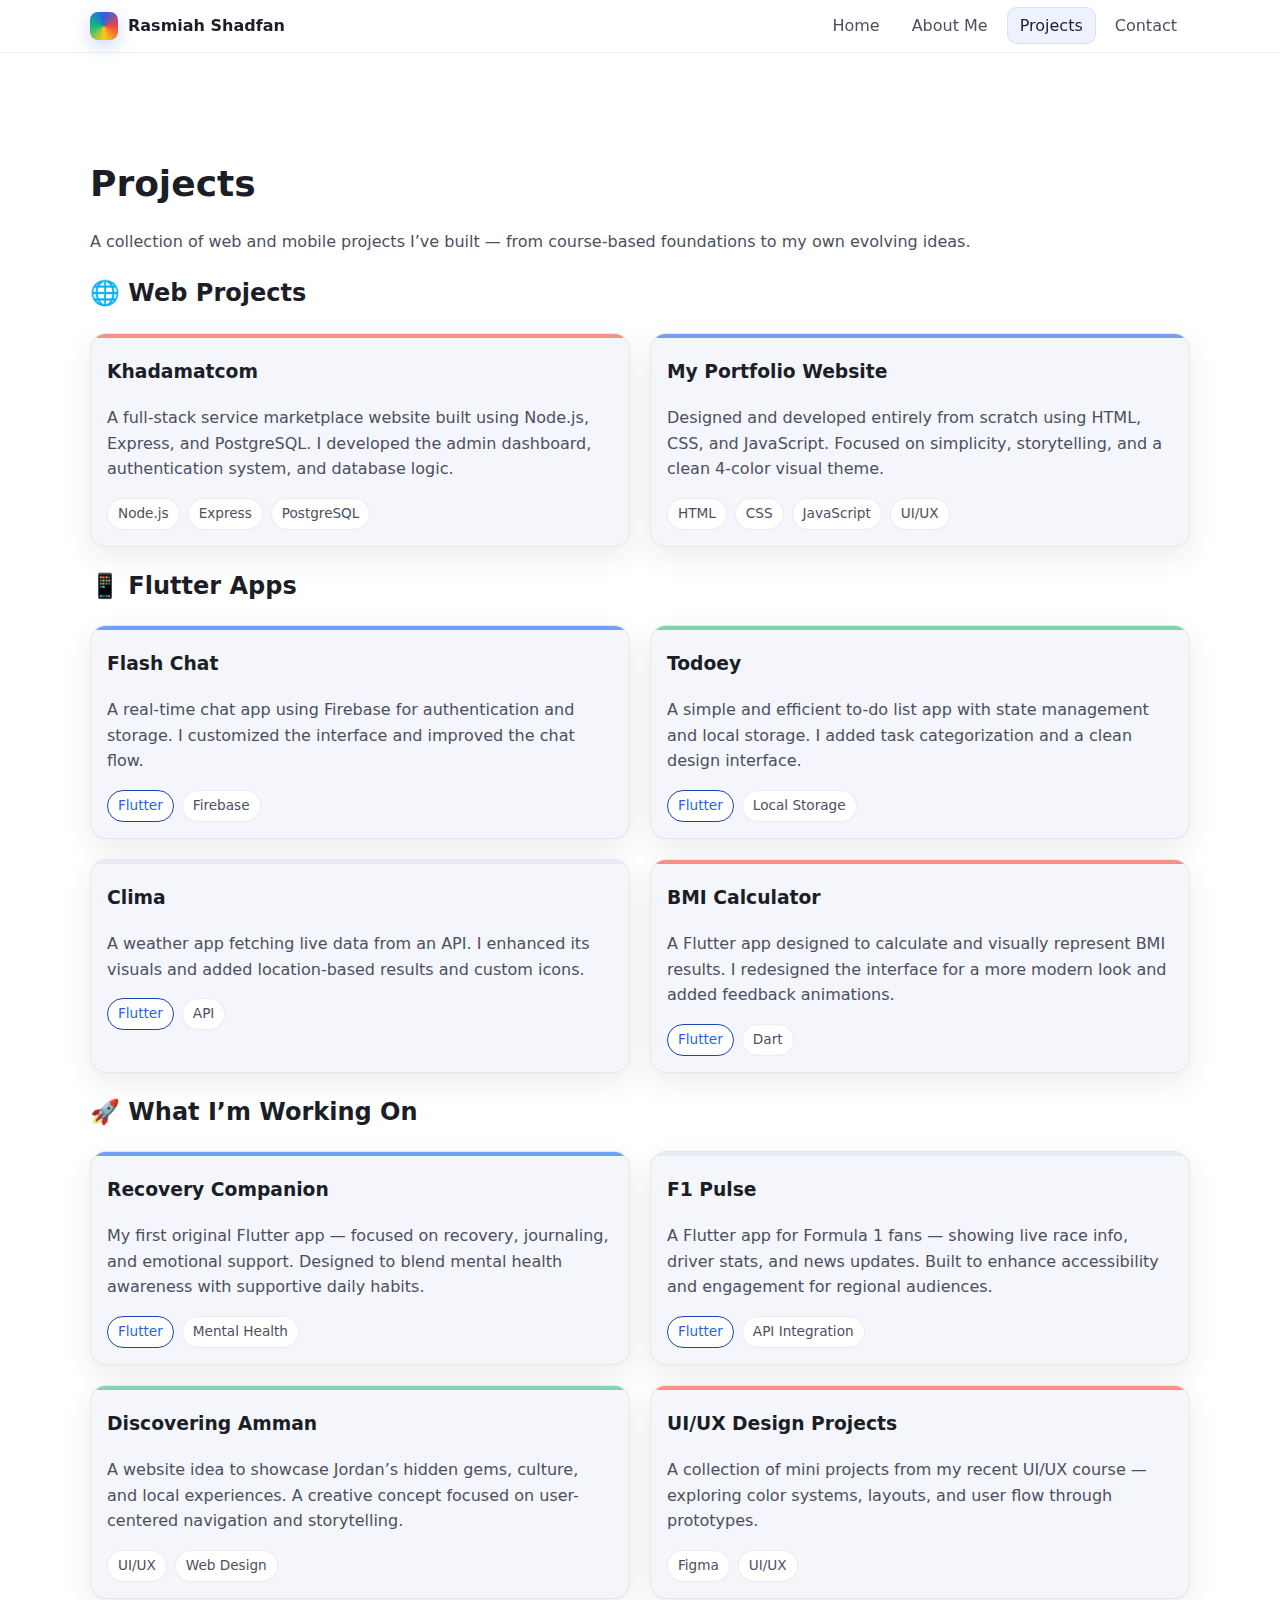
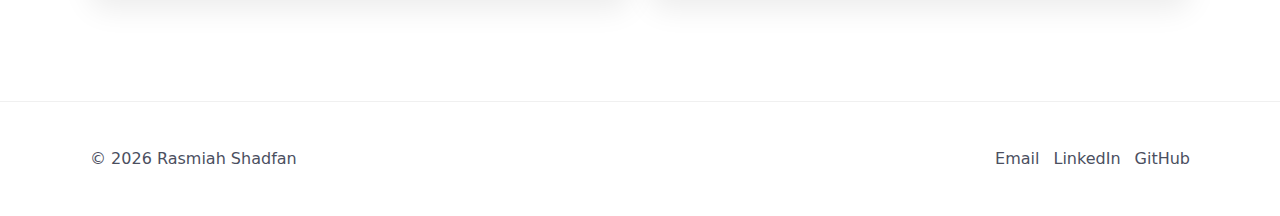
<file: projects.html>
<!doctype html>
<html lang="en" data-page="projects">
<head>
  <meta charset="utf-8" />
  <meta name="viewport" content="width=device-width, initial-scale=1" />
  <title>Projects — Rasmiah Shadfan</title>
  <meta name="description" content="Selected projects by Rasmiah Shadfan: Flutter apps, web work, and security labs." />
  <link rel="icon" href="assets/icons/favicon.svg">
  <link rel="stylesheet" href="css/variables.css">
  <link rel="stylesheet" href="css/base.css">
  <link rel="stylesheet" href="css/layout.css">
  <link rel="stylesheet" href="css/components.css">
</head>
<body>
  <header class="site-header">
    <div class="container nav">
      <a class="brand" href="index.html"><span class="brand__logo"></span><span class="brand__name">Rasmiah Shadfan</span></a>
      <nav class="site-nav" aria-label="Primary Navigation">
        <button class="nav__toggle" aria-expanded="false" aria-controls="navLinks" aria-label="Toggle navigation">☰</button>
        <ul id="navLinks" class="nav__links">
          <li><a class="nav__link" href="index.html">Home</a></li>
          <li><a class="nav__link" href="about.html">About Me</a></li>
          <li><a class="nav__link active" href="projects.html">Projects</a></li>
          <li><a class="nav__link" href="contact.html">Contact</a></li>
        </ul>
      </nav>
    </div>
  </header>

  <main id="projects">
    <section class="section projects">
  <div class="container">
    <h1 class="title">Projects</h1>
    <p class="muted">A collection of web and mobile projects I’ve built — from course-based foundations to my own evolving ideas.</p>

    <h2>🌐 Web Projects</h2>
    <div class="grid-2">
      <article class="card project">
        <div class="card__bar card__bar--red"></div>
        <h3>Khadamatcom</h3>
        <p class="muted">
          A full-stack service marketplace website built using Node.js, Express, and PostgreSQL.  
          I developed the admin dashboard, authentication system, and database logic.
        </p>
        <ul class="tags">
          <li class="tag">Node.js</li>
          <li class="tag">Express</li>
          <li class="tag">PostgreSQL</li>
        </ul>
      </article>

      <article class="card project">
        <div class="card__bar card__bar--blue"></div>
        <h3>My Portfolio Website</h3>
        <p class="muted">
          Designed and developed entirely from scratch using HTML, CSS, and JavaScript.  
          Focused on simplicity, storytelling, and a clean 4-color visual theme.
        </p>
        <ul class="tags">
          <li class="tag">HTML</li>
          <li class="tag">CSS</li>
          <li class="tag">JavaScript</li>
          <li class="tag">UI/UX</li>
        </ul>
      </article>
    </div>

    <h2>📱 Flutter Apps</h2>
    <div class="grid-2">
      <article class="card project">
        <div class="card__bar card__bar--blue"></div>
        <h3>Flash Chat</h3>
        <p class="muted">
          A real-time chat app using Firebase for authentication and storage.  
          I customized the interface and improved the chat flow.
        </p>
        <ul class="tags">
          <li class="tag tag--blue">Flutter</li>
          <li class="tag">Firebase</li>
        </ul>
      </article>

      <article class="card project">
        <div class="card__bar card__bar--green"></div>
        <h3>Todoey</h3>
        <p class="muted">
          A simple and efficient to-do list app with state management and local storage.  
          I added task categorization and a clean design interface.
        </p>
        <ul class="tags">
          <li class="tag tag--blue">Flutter</li>
          <li class="tag">Local Storage</li>
        </ul>
      </article>

      <article class="card project">
        <div class="card__bar card__bar--yellow"></div>
        <h3>Clima</h3>
        <p class="muted">
          A weather app fetching live data from an API.  
          I enhanced its visuals and added location-based results and custom icons.
        </p>
        <ul class="tags">
          <li class="tag tag--blue">Flutter</li>
          <li class="tag">API</li>
        </ul>
      </article>

      <article class="card project">
        <div class="card__bar card__bar--red"></div>
        <h3>BMI Calculator</h3>
        <p class="muted">
          A Flutter app designed to calculate and visually represent BMI results.  
          I redesigned the interface for a more modern look and added feedback animations.
        </p>
        <ul class="tags">
          <li class="tag tag--blue">Flutter</li>
          <li class="tag">Dart</li>
        </ul>
      </article>
    </div>

    <h2>🚀 What I’m Working On</h2>
    <div class="grid-2">
      <article class="card project">
        <div class="card__bar card__bar--blue"></div>
        <h3>Recovery Companion</h3>
        <p class="muted">
          My first original Flutter app — focused on recovery, journaling, and emotional support.  
          Designed to blend mental health awareness with supportive daily habits.
        </p>
        <ul class="tags">
          <li class="tag tag--blue">Flutter</li>
          <li class="tag">Mental Health</li>
        </ul>
      </article>

      <article class="card project">
        <div class="card__bar card__bar--yellow"></div>
        <h3>F1 Pulse</h3>
        <p class="muted">
          A Flutter app for Formula 1 fans — showing live race info, driver stats, and news updates.  
          Built to enhance accessibility and engagement for regional audiences.
        </p>
        <ul class="tags">
          <li class="tag tag--blue">Flutter</li>
          <li class="tag">API Integration</li>
        </ul>
      </article>

      <article class="card project">
        <div class="card__bar card__bar--green"></div>
        <h3>Discovering Amman</h3>
        <p class="muted">
          A website idea to showcase Jordan’s hidden gems, culture, and local experiences.  
          A creative concept focused on user-centered navigation and storytelling.
        </p>
        <ul class="tags">
          <li class="tag">UI/UX</li>
          <li class="tag">Web Design</li>
        </ul>
      </article>

      <article class="card project">
        <div class="card__bar card__bar--red"></div>
        <h3>UI/UX Design Projects</h3>
        <p class="muted">
          A collection of mini projects from my recent UI/UX course —  
          exploring color systems, layouts, and user flow through prototypes.
        </p>
        <ul class="tags">
          <li class="tag">Figma</li>
          <li class="tag">UI/UX</li>
        </ul>
      </article>
    </div>
  </div>


</section>

  </main>

  <footer class="site-footer">
    <div class="container footer__inner">
      <p>© <span id="year"></span> Rasmiah Shadfan</p>
      <ul class="social">
        <li><a href="mailto:rasmiah@example.com">Email</a></li>
        <li><a href="#" target="_blank" rel="noopener">LinkedIn</a></li>
        <li><a href="#" target="_blank" rel="noopener">GitHub</a></li>
      </ul>
    </div>
  </footer>

  <script src="js/main.js" type="module"></script>
</body>
</html>
</file>
<file: css/variables.css>
:root{
  /* Four primaries */
  --blue:#2563EB;   /* Tech */
  --red:#EF4444;    /* Creative */
  --yellow:#FACC15; /* Energy/Highlight */
  --green:#10B981;  /* Personal/Growth */

  /* White theme (as requested) */
  --bg:#ffffff;
  --text:#1B1E27;
  --muted:#4B4F5F;
  --card: #f4f6fb; /* soft card color */

  /* Layout tokens */
  --maxw:1100px;
  --radius:16px;
  --gap:20px;
  --shadow: 0 10px 30px rgba(0,0,0,.08);
}
</file>
<file: css/layout.css>
/* Header / Nav */
.site-header{
  position:sticky;top:0;z-index:40;
  background:#ffffffcc; /* translucent white */
  backdrop-filter: blur(10px);
  border-bottom:1px solid rgba(0,0,0,.06);
}
.nav{display:flex;align-items:center;justify-content:space-between;gap:16px;padding:12px 0}
.brand{display:flex;align-items:center;gap:10px;font-weight:800}
.brand__logo{
  width:28px;height:28px;border-radius:8px;
  background: conic-gradient(from 0deg, var(--blue), var(--red), var(--yellow), var(--green), var(--blue));
  box-shadow: 0 6px 18px rgba(37,99,235,.25);
}
.site-nav{display:flex;align-items:center;gap:10px}
.nav__toggle{display:none}
.nav__links{display:flex;gap:6px}
.nav__link{padding:8px 12px;border-radius:10px;color:var(--muted);border:1px solid transparent}
.nav__link:hover{background:#f5f7ff;border-color:rgba(0,0,0,.06);color:var(--text)}
.nav__link.active{background:#eef2ff;border-color:rgba(0,0,0,.08);color:var(--text)}

/* Mobile nav */
@media (max-width: 820px){
  .nav{align-items:flex-start}
  .nav__toggle{display:inline-flex;padding:6px 10px;border-radius:10px;border:1px solid rgba(0,0,0,.12);background:#fff;color:var(--text)}
  .nav__links{
    display:none;position:absolute;right:2.5%;left:2.5%;top:56px;padding:10px;background:#fff;
    border:1px solid rgba(0,0,0,.08);border-radius:12px
  }
  .nav__links.is-open{display:grid;gap:8px}
}

/* Hero */
.hero__inner{display:grid;grid-template-columns:1.1fr .9fr;align-items:center;gap:22px}
@media (max-width: 900px){.hero__inner{grid-template-columns:1fr}}
.cta{display:flex;flex-wrap:wrap;gap:12px;margin-top:18px}
.hero__art{position:relative;min-height:300px}
.blob{
  position:absolute;width:140px;height:140px;filter:blur(30px);opacity:.25;border-radius:50%;
  fill-rule:multiply
}
.blob--blue{background:var(--blue);left:10%;top:20%}
.blob--red{background:var(--red);right:15%;top:25%}
.blob--yellow{background:var(--yellow);left:35%;bottom:10%}
.blob--green{background:var(--green);right:25%;bottom:15%}

/* Footer */
.site-footer{padding:28px 0;border-top:1px solid rgba(0,0,0,.06);color:var(--muted);background:#fff}
.footer__inner{display:flex;justify-content:space-between;align-items:center;gap:16px;flex-wrap:wrap}
.social{display:flex;gap:14px}
.social a{color:var(--muted)}
.social a:hover{color:var(--text)}

/* Projects page specifics */
.filters{display:flex;flex-wrap:wrap;gap:10px;margin:12px 0 24px}
.projects-grid .project{cursor:default}
</file>
<file: css/components.css>
/* Buttons, tags, project cards */
.btn{
  display:inline-flex;align-items:center;gap:10px;
  padding:10px 14px;border-radius:12px;border:1px solid rgba(0,0,0,.12);
  background:#fff;transition:transform .08s ease, box-shadow .2s ease;
  color:var(--text)
}
.btn:hover{transform:translateY(-1px);box-shadow:var(--shadow)}
.btn--primary{color:#fff;background:linear-gradient(135deg,var(--blue),var(--red));border:0}
.btn--ghost{background:transparent}

.chip{border-radius:999px;background:#fff}
.chip.is-active{outline:2px solid var(--blue)}

.tags{display:flex;gap:8px;flex-wrap:wrap;margin:10px 0 0}
.tag{
  display:inline-flex;align-items:center;padding:4px 10px;border-radius:999px;
  background:#fff;border:1px solid rgba(0,0,0,.08);font-size:.85rem;color:var(--muted)
}
.tag--blue{color:var(--blue);border-color:color-mix(in oklab, var(--blue), black 20%)}
.tag--green{color:var(--green);border-color:color-mix(in oklab, var(--green), black 20%)}
.tag--yellow{color:#8a7400;border-color:color-mix(in oklab, var(--yellow), black 25%)}

.card.project{padding:16px;position:relative;overflow:hidden}
.card__bar{height:4px;background:#e7e9f3;border-radius:4px;margin:-16px -16px 12px}
.card__bar--blue{background:color-mix(in oklab, var(--blue), white 35%)}
.card__bar--red{background:color-mix(in oklab, var(--red), white 35%)}
.card__bar--green{background:color-mix(in oklab, var(--green), white 35%)}

.facts{display:grid;gap:8px;margin:10px 0 0}

.creative-habits{
  list-style:none;
  padding:0;
  display:flex;
  flex-direction:column;
  gap:10px;
}
.creative-habits li{
  background:#fff;
  border:1px solid rgba(0,0,0,.08);
  border-radius:12px;
  padding:8px 14px;
  color:var(--muted);
  font-weight:500;
  box-shadow:var(--shadow);
}

.personal-points {
  list-style: none;
  padding: 0;
  margin: 0;
  display: flex;
  flex-direction: column;
  gap: 12px;
}

.personal-points li {
  background: #fff;
  border: 1px solid rgba(0, 0, 0, 0.08);
  color: var(--muted);
  font-weight: 500;
  line-height: 1.5;
  box-shadow: var(--shadow);
  transition: transform 0.15s ease, box-shadow 0.15s ease;
  font-size: 0.9rem;
  padding: 8px 12px;
  border-radius: 10px;
}

/* Subtle hover lift effect */
.personal-points li:hover {
  transform: translateY(-3px);
  box-shadow: 0 8px 20px rgba(0, 0, 0, 0.08);
}

/* Optional: make emojis slightly bigger and aligned */
.personal-points li::first-letter {
  font-size: 1.1em;
}

/* Responsive spacing */
@media (max-width: 768px) {
  .personal-points li {
    padding: 10px 14px;
  }
}

.cert-grid {
  margin-top: 24px;
  display: grid;
  grid-template-columns: repeat(auto-fit, minmax(300px, 1fr));
  gap: 20px;
}

/* Match the card layout but softer styling */
.cert-card {
  background: #fff;
  border: 1px solid rgba(0, 0, 0, 0.06);
  border-radius: 14px;
  padding: 16px 20px;
  box-shadow: 0 4px 12px rgba(0, 0, 0, 0.04);
  transition: transform 0.15s ease, box-shadow 0.15s ease;
}

.cert-card:hover {
  transform: translateY(-2px);
  box-shadow: 0 8px 18px rgba(0, 0, 0, 0.06);
}

.cert-card h3 {
  margin-bottom: 6px;
  font-size: 1.1rem;
}

.cert-card p {
  margin-bottom: 10px;
  color: var(--muted);
  line-height: 1.5;
}

/* Certificate download link */
.cert-link {
  display: inline-block;
  font-weight: 500;
  color: var(--blue);
  text-decoration: none;
  border-bottom: 2px solid transparent;
  transition: color 0.2s ease, border-color 0.2s ease;
}

.cert-link:hover {
  color: var(--red);
  border-color: var(--red);
}

/* Responsive grid for small screens */
@media (max-width: 768px) {
  .cert-grid {
    grid-template-columns: 1fr;
  }
}

/* Grid */
.contact-grid{
  display:grid;
  grid-template-columns: 1.1fr 1fr;
  gap: 24px;
  align-items: start;
}
@media (max-width: 900px){
  .contact-grid{ grid-template-columns: 1fr; }
}

/* Left column details */
.contact-info {
  padding: 24px;
  background: #fff;
  border-radius: 14px;
  border: 1px solid rgba(0,0,0,0.06);
  box-shadow: 0 6px 18px rgba(0,0,0,0.05);
}

.contact-info .title {
  margin-bottom: 8px;
  font-size: 1.75rem;
}

.contact-info .muted {
  margin-bottom: 16px;
  line-height: 1.6;
}

.contact-details {
  list-style: none;
  padding: 0;
  margin: 0 0 14px 0;
  display: flex;
  flex-direction: column;
  gap: 12px;
}

.contact-details li {
  display: flex;
  gap: 12px;
  align-items: flex-start;
  background: #fafafa;
  border: 1px solid rgba(0,0,0,0.05);
  border-radius: 10px;
  padding: 10px 12px;
  transition: background 0.2s, transform 0.2s;
}

.contact-details li:hover {
  background: #f8f9ff;
  transform: translateY(-2px);
}

.cd-emoji {
  font-size: 1.2rem;
  line-height: 1.2;
}

.cd-label {
  font-weight: 600;
  font-size: 0.95rem;
  color: var(--text);
}

.contact-details a {
  color: var(--blue);
  text-decoration: none;
  font-size: 0.95rem;
  transition: color 0.2s, border-color 0.2s;
}

.contact-details a:hover {
  color: var(--red);
}

.contact-hint {
  margin-top: 10px;
  color: var(--muted);
  font-size: 0.95rem;
}


.contact-form label {
  display: block;
  font-weight: 600;
  margin-top: 10px;
  color: var(--text);
}

.contact-form input,
.contact-form textarea {
  width: 100%;
  padding: 10px 12px;
  border: 1px solid rgba(0, 0, 0, 0.12);
  border-radius: 10px;
  font: inherit;
  background: #fff;
}

.contact-form input:focus,
.contact-form textarea:focus {
  outline: 2px solid color-mix(in oklab, var(--blue), white 20%);
  border-color: transparent;
}

.contact-form .btn {
  margin-top: 14px;
}

.form-status {
  margin-top: 6px;
  min-height: 1.2em;
}
</file>
<file: css/base.css>
/* Reset & base */
*,*::before,*::after{box-sizing:border-box}
html,body{margin:0;padding:0}
img{display:block;max-width:100%;height:auto}
a{text-decoration:none;color:inherit}
ul{margin:0;padding:0;list-style:none}

body{
  background:var(--bg);
  color:var(--text);
  line-height:1.6;
  font-family: Inter, system-ui, -apple-system, Segoe UI, Roboto, Arial, sans-serif;
}

.container{width:min(95%,var(--maxw));margin-inline:auto}

.display{font-size:clamp(34px,8vw,64px);line-height:1.05;font-weight:800;margin:10px 0}
.title{font-size:clamp(24px,5vw,36px);margin:0 0 10px}
.lead{font-size:clamp(16px,2vw,19px);color:var(--muted);max-width:60ch}
.eyebrow{font-weight:700;letter-spacing:.02em;color:var(--muted);margin:0 0 12px}
.muted{color:var(--muted)}
.note{color:var(--muted);font-size:.92rem}
.sr{position:absolute!important;width:1px;height:1px;overflow:hidden;clip:rect(1px,1px,1px,1px)}

.section{padding:clamp(60px,8vw,110px) 0}

/* Cards & pills */
.card{
  background:var(--card);
  border:1px solid rgba(0,0,0,.06);
  border-radius:var(--radius);
  padding:18px;
  box-shadow:var(--shadow);
}
.pillset{display:flex;flex-wrap:wrap;gap:10px}
.pill{
  padding:8px 12px;border-radius:999px;border:1px solid rgba(0,0,0,.08);
  background:#fff;font-weight:600;font-size:.9rem
}
.pill--blue{border-color:color-mix(in oklab, var(--blue), black 20%); color:var(--blue)}
.pill--red{border-color:color-mix(in oklab, var(--red), black 20%); color:var(--red)}
.pill--yellow{border-color:color-mix(in oklab, var(--yellow), black 25%); color:#8a7400}
.pill--green{border-color:color-mix(in oklab, var(--green), black 20%); color:var(--green)}

.grid-2{display:grid;grid-template-columns: 1fr 1fr;gap:var(--gap)}
.grid-3{display:grid;grid-template-columns: repeat(3,1fr);gap:var(--gap)}
@media (max-width: 900px){
  .grid-2,.grid-3{grid-template-columns:1fr}
}
</file>
